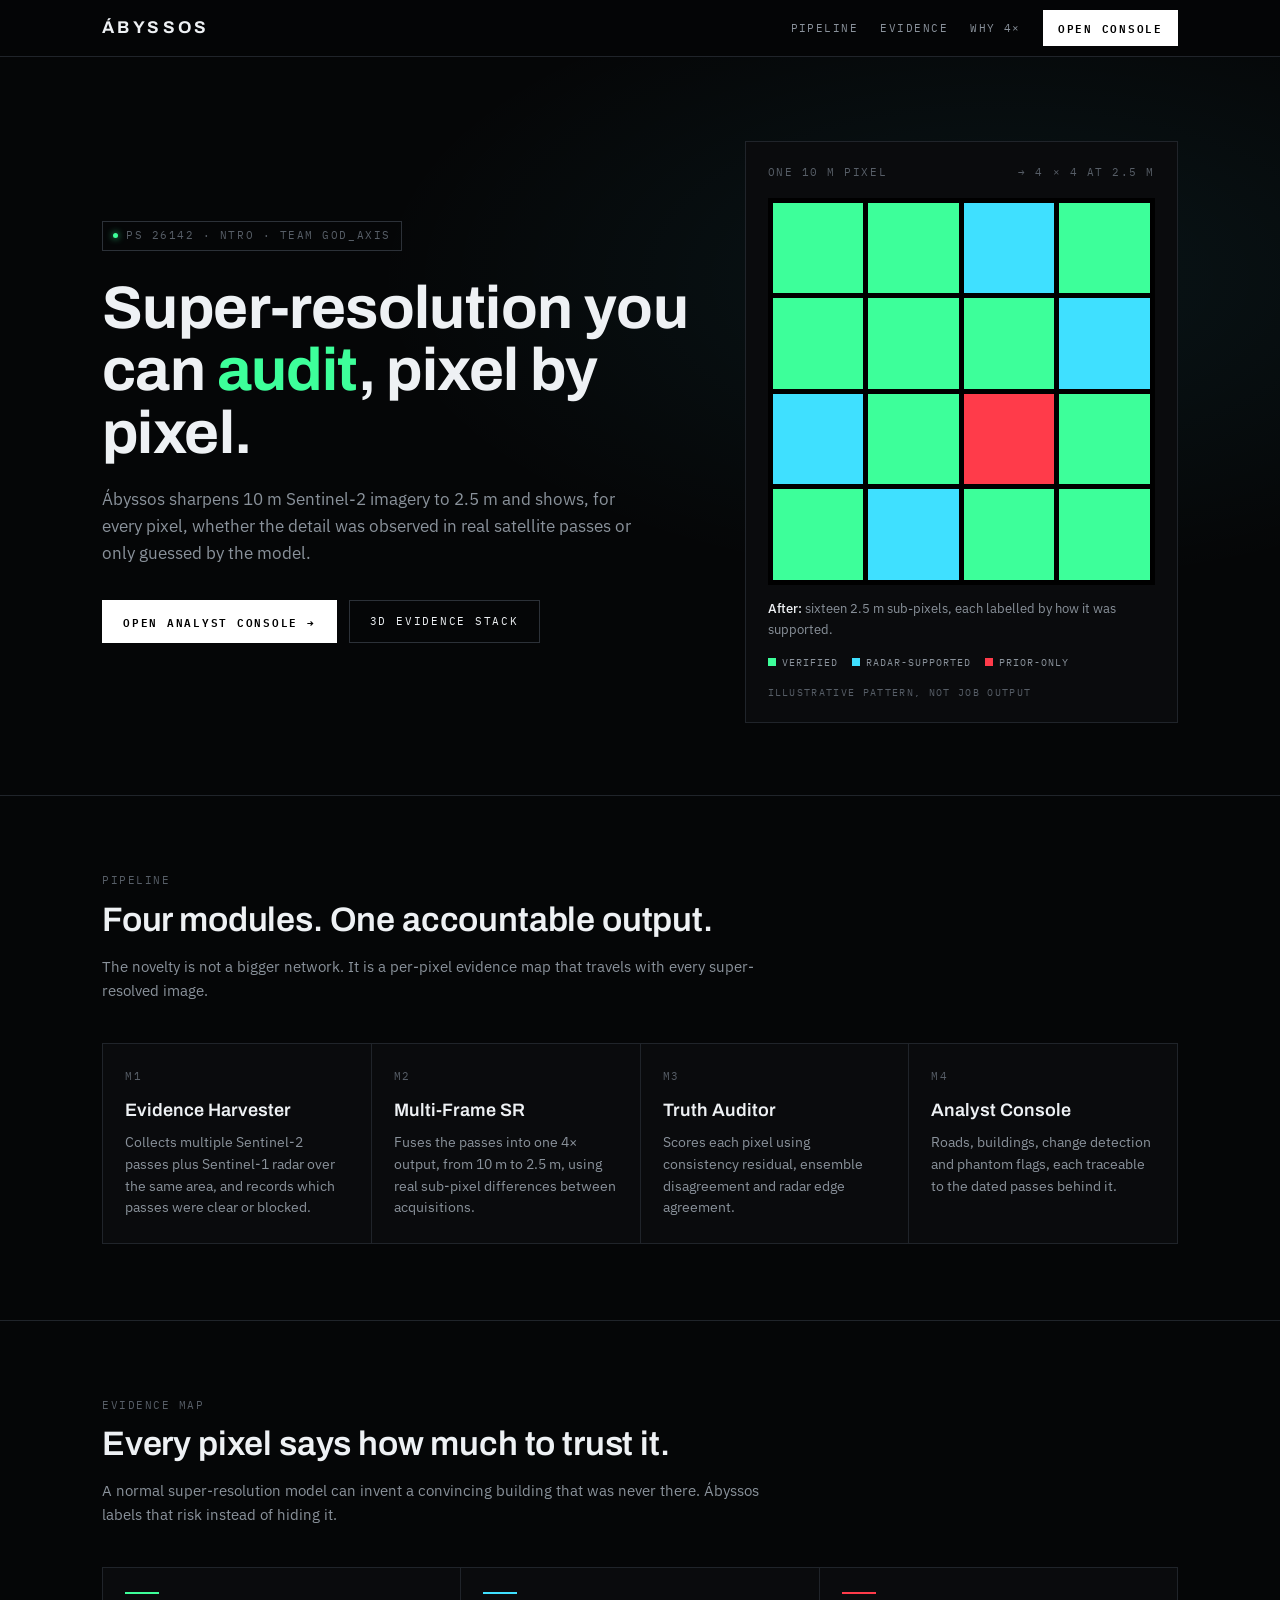
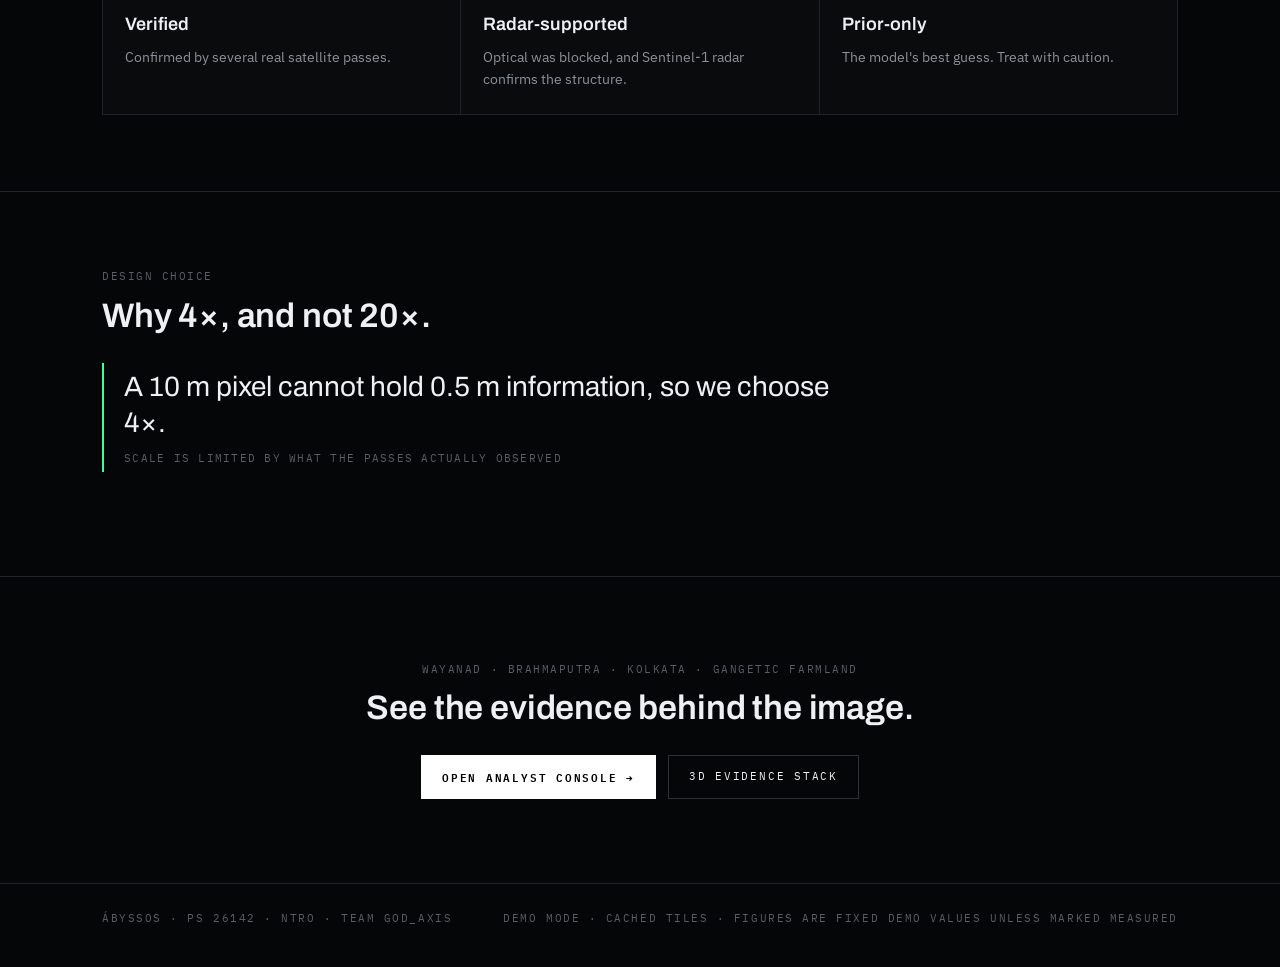
<file: index.html>
<!doctype html>
<html lang="en" data-theme="dark">
<head>
<meta charset="utf-8">
<meta name="viewport" content="width=device-width, initial-scale=1, viewport-fit=cover">
<meta name="description" content="Ábyssos: evidence-grounded super-resolution for 10 m Sentinel-2 imagery. PS 26142 · NTRO · Team God_Axis.">
<title>Ábyssos · Evidence-grounded super-resolution</title>
<link rel="preconnect" href="https://fonts.googleapis.com">
<link rel="preconnect" href="https://fonts.gstatic.com" crossorigin>
<link rel="stylesheet" href="https://fonts.googleapis.com/css2?family=Archivo:wght@500;600;700&family=IBM+Plex+Mono:wght@400;500;600&family=IBM+Plex+Sans:wght@400;500;600&display=swap">
<style>
:root{
  color-scheme:dark;
  --bg:#050607;--panel:#0A0B0D;--panel-2:#101215;--panel-3:#16191D;
  --line:#20242A;--line-2:#2C3138;--text:#EEF1F4;--muted:#8A929B;--dim:#575E67;
  --ev-v:#3DFF9A;--ev-s:#3FE0FF;--ev-p:#FF3B4A;--amber:#FFB020;
  --mono:"IBM Plex Mono",ui-monospace,SFMono-Regular,Menlo,monospace;
  --sans:"IBM Plex Sans",system-ui,-apple-system,"Segoe UI",sans-serif;
  --disp:"Archivo","IBM Plex Sans",system-ui,sans-serif;
  box-sizing:border-box;
  padding-top:env(safe-area-inset-top,0px);padding-bottom:env(safe-area-inset-bottom,0px);
}
*{box-sizing:border-box}
html{scroll-behavior:smooth;scroll-padding-top:70px}
body{margin:0;background:var(--bg);color:var(--text);font-family:var(--sans);font-size:15px;line-height:1.6;-webkit-font-smoothing:antialiased}
a{color:inherit;text-decoration:none}
:focus-visible{outline:1px solid #fff;outline-offset:3px}
.wrap{max-width:1120px;margin:0 auto;padding:0 22px}
.mono{font-family:var(--mono);font-size:11px;letter-spacing:.14em;text-transform:uppercase;color:var(--dim)}

/* nav */
nav{position:sticky;top:0;z-index:10;background:rgba(5,6,7,.88);backdrop-filter:blur(10px);border-bottom:1px solid var(--line)}
nav .wrap{display:flex;align-items:center;gap:22px;height:56px}
.wm{font-family:var(--disp);font-weight:700;font-size:17px;letter-spacing:.2em;text-transform:uppercase}
.sp{flex:1}
nav a.l{font-family:var(--mono);font-size:10.5px;letter-spacing:.14em;text-transform:uppercase;color:var(--muted)}
nav a.l:hover{color:var(--text)}
.btn{display:inline-flex;align-items:center;gap:8px;font-family:var(--mono);font-size:11px;letter-spacing:.16em;text-transform:uppercase;padding:12px 20px;border:1px solid var(--line-2);color:var(--text);transition:background .15s,color .15s,border-color .15s}
.btn:hover{border-color:#fff}
.btn.pri{background:#fff;color:#000;border-color:#fff;font-weight:600}
.btn.pri:hover{background:var(--ev-v);border-color:var(--ev-v)}
nav .btn{padding:8px 14px}

/* hero */
.hero{padding:84px 0 72px;border-bottom:1px solid var(--line);background:radial-gradient(70% 60% at 78% 30%,rgba(63,224,255,.07),transparent 70%)}
.hero .wrap{display:grid;grid-template-columns:1.15fr .85fr;gap:56px;align-items:center}
.tag{display:inline-flex;align-items:center;gap:8px;border:1px solid var(--line-2);padding:5px 10px;margin-bottom:26px}
.tag i{width:5px;height:5px;border-radius:50%;background:var(--ev-v);box-shadow:0 0 7px var(--ev-v)}
h1{font-family:var(--disp);font-weight:700;font-size:clamp(34px,5.4vw,60px);line-height:1.04;letter-spacing:-.01em;margin:0 0 22px}
h1 em{font-style:normal;color:var(--ev-v)}
.lede{color:var(--muted);font-size:17px;max-width:540px;margin:0 0 32px}
.cta{display:flex;flex-wrap:wrap;gap:12px}

/* pixel visual */
.vis{border:1px solid var(--line);background:var(--panel);padding:22px}
.vis .hd{display:flex;justify-content:space-between;margin-bottom:16px}
.px{aspect-ratio:1;display:grid;grid-template-columns:repeat(4,1fr);gap:0;background:#000;padding:0;transition:gap .7s cubic-bezier(.2,.8,.2,1),padding .7s}
.px.split{gap:5px;padding:5px}
.c{background:#3a3f46;transition:background .7s;transition-delay:calc(var(--i)*35ms)}
.px.split .c{background:var(--k)}
.cap{margin-top:14px;font-size:13px;color:var(--muted);min-height:42px}
.cap b{color:var(--text);font-weight:500}
.legend{display:flex;flex-wrap:wrap;gap:14px;margin-top:14px;font-family:var(--mono);font-size:10px;letter-spacing:.1em;text-transform:uppercase;color:var(--muted)}
.legend span::before{content:"";display:inline-block;width:8px;height:8px;margin-right:6px;background:var(--k)}

/* sections */
section{padding:76px 0;border-bottom:1px solid var(--line)}
h2{font-family:var(--disp);font-weight:600;font-size:clamp(24px,3.2vw,34px);line-height:1.15;margin:10px 0 16px;letter-spacing:-.005em}
.sub{color:var(--muted);max-width:660px;margin:0 0 40px}
.grid{display:grid;gap:1px;background:var(--line);border:1px solid var(--line)}
.g4{grid-template-columns:repeat(4,1fr)}
.g3{grid-template-columns:repeat(3,1fr)}
.card{background:var(--panel);padding:24px 22px}
.card:hover{background:var(--panel-2)}
.card .n{font-family:var(--mono);font-size:11px;letter-spacing:.14em;color:var(--dim)}
.card h3{font-family:var(--disp);font-weight:600;font-size:18px;margin:10px 0 8px}
.card p{margin:0;color:var(--muted);font-size:13.5px}
.card .bar{height:2px;width:34px;background:var(--k,#fff);margin-bottom:16px}
.quote{border-left:2px solid var(--ev-v);padding:6px 0 6px 20px;font-family:var(--disp);font-size:clamp(20px,2.6vw,28px);line-height:1.3;max-width:760px}
.quote small{display:block;margin-top:10px;font-family:var(--mono);font-size:10.5px;letter-spacing:.12em;text-transform:uppercase;color:var(--dim)}
.cta-band{text-align:center;padding:84px 0}
.cta-band .cta{justify-content:center}
footer{padding:26px 0 40px}
footer .wrap{display:flex;flex-wrap:wrap;gap:12px 28px;justify-content:space-between}

@media(max-width:900px){
  .hero .wrap{grid-template-columns:1fr;gap:40px}
  .g4{grid-template-columns:repeat(2,1fr)}
  .g3{grid-template-columns:1fr}
  nav a.l{display:none}
}
@media(max-width:520px){.g4{grid-template-columns:1fr}.hero{padding-top:52px}}
@media(prefers-reduced-motion:reduce){*{transition:none!important;scroll-behavior:auto!important}}
</style>
</head>
<body>
<nav>
  <div class="wrap">
    <a class="wm" href="#top">Ábyssos</a>
    <div class="sp"></div>
    <a class="l" href="#pipeline">Pipeline</a>
    <a class="l" href="#evidence">Evidence</a>
    <a class="l" href="#why4x">Why 4×</a>
    <a class="btn pri" href="console.html">Open console</a>
  </div>
</nav>

<header class="hero" id="top">
  <div class="wrap">
    <div>
      <div class="tag mono"><i></i>PS 26142 · NTRO · Team God_Axis</div>
      <h1>Super-resolution you can <em>audit</em>, pixel by pixel.</h1>
      <p class="lede">Ábyssos sharpens 10 m Sentinel-2 imagery to 2.5 m and shows, for every pixel, whether the detail was observed in real satellite passes or only guessed by the model.</p>
      <div class="cta">
        <a class="btn pri" href="console.html">Open analyst console →</a>
        <a class="btn" href="viewer3d.html">3D evidence stack</a>
      </div>
    </div>
    <div class="vis" aria-label="One 10 metre pixel splitting into sixteen 2.5 metre sub-pixels coloured by evidence class">
      <div class="hd mono"><span>One 10 m pixel</span><span>→ 4 × 4 at 2.5 m</span></div>
      <div class="px" id="px"></div>
      <div class="cap" id="cap"></div>
      <div class="legend">
        <span style="--k:var(--ev-v)">Verified</span>
        <span style="--k:var(--ev-s)">Radar-supported</span>
        <span style="--k:var(--ev-p)">Prior-only</span>
      </div>
      <div class="mono" style="margin-top:14px;font-size:9.5px">Illustrative pattern, not job output</div>
    </div>
  </div>
</header>

<section id="pipeline">
  <div class="wrap">
    <div class="mono">Pipeline</div>
    <h2>Four modules. One accountable output.</h2>
    <p class="sub">The novelty is not a bigger network. It is a per-pixel evidence map that travels with every super-resolved image.</p>
    <div class="grid g4">
      <div class="card"><div class="n">M1</div><h3>Evidence Harvester</h3><p>Collects multiple Sentinel-2 passes plus Sentinel-1 radar over the same area, and records which passes were clear or blocked.</p></div>
      <div class="card"><div class="n">M2</div><h3>Multi-Frame SR</h3><p>Fuses the passes into one 4× output, from 10 m to 2.5 m, using real sub-pixel differences between acquisitions.</p></div>
      <div class="card"><div class="n">M3</div><h3>Truth Auditor</h3><p>Scores each pixel using consistency residual, ensemble disagreement and radar edge agreement.</p></div>
      <div class="card"><div class="n">M4</div><h3>Analyst Console</h3><p>Roads, buildings, change detection and phantom flags, each traceable to the dated passes behind it.</p></div>
    </div>
  </div>
</section>

<section id="evidence">
  <div class="wrap">
    <div class="mono">Evidence map</div>
    <h2>Every pixel says how much to trust it.</h2>
    <p class="sub">A normal super-resolution model can invent a convincing building that was never there. Ábyssos labels that risk instead of hiding it.</p>
    <div class="grid g3">
      <div class="card" style="--k:var(--ev-v)"><div class="bar"></div><h3>Verified</h3><p>Confirmed by several real satellite passes.</p></div>
      <div class="card" style="--k:var(--ev-s)"><div class="bar"></div><h3>Radar-supported</h3><p>Optical was blocked, and Sentinel-1 radar confirms the structure.</p></div>
      <div class="card" style="--k:var(--ev-p)"><div class="bar"></div><h3>Prior-only</h3><p>The model's best guess. Treat with caution.</p></div>
    </div>
  </div>
</section>

<section id="why4x">
  <div class="wrap">
    <div class="mono">Design choice</div>
    <h2>Why 4×, and not 20×.</h2>
    <p class="quote">A 10 m pixel cannot hold 0.5 m information, so we choose 4×.
      <small>Scale is limited by what the passes actually observed</small></p>
  </div>
</section>

<section class="cta-band">
  <div class="wrap">
    <div class="mono">Wayanad · Brahmaputra · Kolkata · Gangetic farmland</div>
    <h2>See the evidence behind the image.</h2>
    <div class="cta" style="margin-top:28px">
      <a class="btn pri" href="console.html">Open analyst console →</a>
      <a class="btn" href="viewer3d.html">3D evidence stack</a>
    </div>
  </div>
</section>

<footer>
  <div class="wrap mono">
    <span>Ábyssos · PS 26142 · NTRO · Team God_Axis</span>
    <span>Demo mode · cached tiles · figures are fixed demo values unless marked measured</span>
  </div>
</footer>

<script>
(function(){
  var V='#3DFF9A',S='#3FE0FF',P='#FF3B4A';
  var pattern=[V,V,S,V, V,V,V,S, S,V,P,V, V,S,V,V];
  var px=document.getElementById('px'),cap=document.getElementById('cap');
  pattern.forEach(function(k,i){var d=document.createElement('div');d.className='c';d.style.setProperty('--k',k);d.style.setProperty('--i',i);px.appendChild(d);});
  var A='<b>Before:</b> one 10 m pixel holds a single value. Nothing says what is inside it.';
  var B='<b>After:</b> sixteen 2.5 m sub-pixels, each labelled by how it was supported.';
  var on=false;
  function tick(){on=!on;px.classList.toggle('split',on);cap.innerHTML=on?B:A;}
  cap.innerHTML=A;
  if(window.matchMedia('(prefers-reduced-motion: reduce)').matches){px.classList.add('split');cap.innerHTML=B;return;}
  setTimeout(function(){tick();setInterval(tick,3400);},900);
})();
</script>
</body>
</html>
</file>
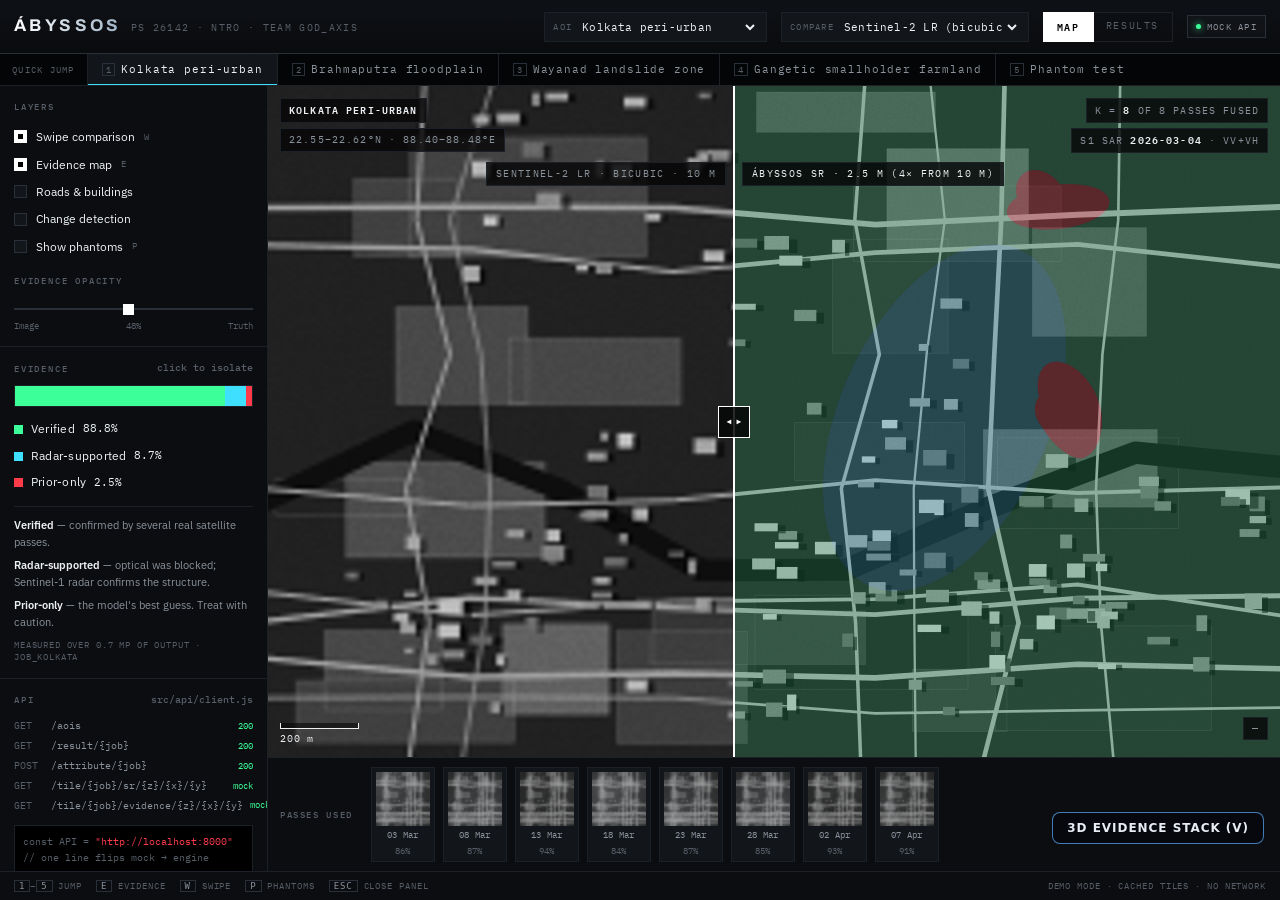
<file: console.html>
<!doctype html>
<html lang="en" data-theme="dark">
<head>
<meta charset="utf-8">
<meta name="viewport" content="width=device-width, initial-scale=1, viewport-fit=cover">
<meta name="description" content="Ábyssos analyst console — evidence-grounded super-resolution for medium-resolution satellite imagery. PS 26142 · NTRO · Team God_Axis.">
<style>
  :root{ color-scheme: dark; padding-top: env(safe-area-inset-top, 0px); padding-bottom: env(safe-area-inset-bottom, 0px); }
  body{ margin:0; font-family: system-ui, -apple-system, "Segoe UI", sans-serif; font-size:14px; background:#050607; }
  img{ max-width:100%; }
  [hidden]{ display:none !important; }
</style>
<title>Ábyssos Console</title>
<link rel="preconnect" href="https://fonts.googleapis.com">
<link rel="preconnect" href="https://fonts.gstatic.com" crossorigin>
<link rel="stylesheet" href="https://fonts.googleapis.com/css2?family=Archivo:wght@500;600;700&family=IBM+Plex+Mono:wght@400;500;600&family=IBM+Plex+Sans:wght@400;500;600&display=swap">
<style>
:root{
  color-scheme: dark;
  --bg:#050607;
  --panel:#0A0B0D;
  --panel-2:#101215;
  --panel-3:#16191D;
  --line:#20242A;
  --line-2:#2C3138;
  --text:#EEF1F4;
  --muted:#8A929B;
  --dim:#575E67;
  --accent:#FFFFFF;
  --ev-v:#3DFF9A;
  --ev-s:#3FE0FF;
  --ev-p:#FF3B4A;
  --amber:#FFB020;
  --violet:#B388FF;
  --mono:"IBM Plex Mono", ui-monospace, SFMono-Regular, Menlo, monospace;
  --sans:"IBM Plex Sans", system-ui, -apple-system, Segoe UI, sans-serif;
  --disp:"Archivo", "IBM Plex Sans", system-ui, sans-serif;
}
*{box-sizing:border-box}
html,body{height:100%}
body{
  margin:0; background:var(--bg); color:var(--text);
  font-family:var(--sans); font-size:13px; line-height:1.45;
  -webkit-font-smoothing:antialiased;
}
button,select,input{font:inherit;color:inherit}
button{background:none;border:0;cursor:pointer}
:focus-visible{outline:1px solid var(--accent);outline-offset:2px}

.app{height:100%;display:flex;flex-direction:column;min-height:0}

/* ── header ───────────────────────────────────── */
.top{
  flex:0 0 auto; display:flex; align-items:center; gap:14px;
  padding:0 14px; padding-top:env(safe-area-inset-top,0px);
  height:calc(54px + env(safe-area-inset-top,0px));
  background:var(--panel); border-bottom:1px solid var(--line);
}
.wm{display:flex;align-items:baseline;gap:9px;min-width:0}
.wm b{
  font-family:var(--disp); font-weight:700; font-size:17px;
  letter-spacing:.20em; text-transform:uppercase; white-space:nowrap;
}
.wm span{
  font-family:var(--mono); font-size:9.5px; letter-spacing:.14em;
  color:var(--dim); text-transform:uppercase; white-space:nowrap;
}
.top .sp{flex:1}
.ctl{
  display:flex;align-items:center;gap:6px;
  background:var(--panel-2); border:1px solid var(--line);
  padding:5px 8px; height:30px;
}
.ctl label{
  font-family:var(--mono);font-size:9px;letter-spacing:.14em;
  color:var(--dim);text-transform:uppercase;
}
.ctl select{
  background:none;border:0;font-family:var(--mono);font-size:11px;
  letter-spacing:.02em;padding:0;cursor:pointer;max-width:180px;
}
.tabs{display:flex;border:1px solid var(--line);height:30px}
.tabs button{
  font-family:var(--mono);font-size:10px;letter-spacing:.16em;
  text-transform:uppercase;padding:0 13px;color:var(--dim);
}
.tabs button[aria-selected="true"]{background:var(--accent);color:#000;font-weight:600}
.pill{
  font-family:var(--mono);font-size:9px;letter-spacing:.14em;text-transform:uppercase;
  border:1px solid var(--line-2);padding:4px 8px;color:var(--muted);
  display:flex;align-items:center;gap:6px;white-space:nowrap;
}
.dot{width:5px;height:5px;border-radius:50%;background:var(--ev-v);box-shadow:0 0 7px var(--ev-v)}

/* ── quick jump ───────────────────────────────── */
.jump{
  flex:0 0 auto;display:flex;align-items:center;gap:0;
  background:var(--bg);border-bottom:1px solid var(--line);
  overflow-x:auto;scrollbar-width:none;
}
.jump::-webkit-scrollbar{display:none}
.jump b{
  font-family:var(--mono);font-size:9px;letter-spacing:.14em;color:var(--dim);
  text-transform:uppercase;padding:0 12px;white-space:nowrap;font-weight:400;
}
.jump button{
  font-family:var(--mono);font-size:10.5px;letter-spacing:.08em;
  padding:8px 14px;color:var(--muted);border-left:1px solid var(--line);
  white-space:nowrap;position:relative;
}
.jump button kbd{
  font-family:var(--mono);font-size:8.5px;color:var(--dim);
  border:1px solid var(--line-2);padding:0 3px;margin-right:6px;
}
.jump button[aria-current="true"]{color:var(--text);background:var(--panel-2)}
.jump button[aria-current="true"]::after{
  content:"";position:absolute;left:0;right:0;bottom:-1px;height:1px;background:var(--accent);
}

/* ── body ─────────────────────────────────────── */
.body{flex:1 1 auto;display:flex;min-height:0}
.side{
  flex:0 0 268px;background:var(--panel);border-right:1px solid var(--line);
  overflow-y:auto;display:flex;flex-direction:column;
}
.blk{padding:14px;border-bottom:1px solid var(--line)}
.blk h3{
  margin:0 0 10px;font-family:var(--mono);font-size:9px;font-weight:500;
  letter-spacing:.20em;text-transform:uppercase;color:var(--dim);
  display:flex;justify-content:space-between;align-items:center;
}

/* layers */
.layer{display:flex;align-items:center;gap:9px;padding:5px 0;cursor:pointer;font-size:12px}
.layer:hover{color:#fff}
.box{
  width:13px;height:13px;flex:0 0 auto;border:1px solid var(--line-2);
  display:grid;place-items:center;background:var(--panel-2);
}
.box.rnd{border-radius:50%}
.layer[aria-pressed="true"] .box{background:var(--accent);border-color:var(--accent)}
.layer[aria-pressed="true"] .box::after{
  content:"";width:5px;height:5px;background:#000;
}
.layer .k{margin-left:auto;font-family:var(--mono);font-size:8.5px;color:var(--dim)}

/* evidence bar */
.evbar{display:flex;height:22px;width:100%;border:1px solid var(--line);margin-bottom:9px;overflow:hidden}
.evbar button{height:100%;position:relative;transition:filter .12s}
.evbar button:hover{filter:brightness(1.35)}
.evbar button[aria-pressed="true"]{box-shadow:inset 0 0 0 1px #000, inset 0 0 0 2px currentColor}
.evrow{display:flex;align-items:center;gap:8px;padding:5px 0;font-size:11.5px;cursor:pointer}
.sw{width:9px;height:9px;flex:0 0 auto}
.evrow .pc{margin-left:auto;font-family:var(--mono);font-size:11px;font-variant-numeric:tabular-nums}
.evrow[aria-pressed="true"]{color:#fff}
.evrow .nm{letter-spacing:.02em}
.defs{margin:10px 0 0;padding:10px 0 0;border-top:1px solid var(--line);font-size:11px;color:var(--muted)}
.defs p{margin:0 0 7px;line-height:1.5}
.defs p:last-child{margin:0}
.defs b{color:var(--text);font-weight:600}
.measured{
  font-family:var(--mono);font-size:8.5px;letter-spacing:.1em;color:var(--dim);
  text-transform:uppercase;margin-top:9px;
}

/* opacity */
input[type=range]{
  -webkit-appearance:none;appearance:none;width:100%;height:2px;background:var(--line-2);
  margin:9px 0;cursor:pointer;
}
input[type=range]::-webkit-slider-thumb{
  -webkit-appearance:none;width:11px;height:11px;background:var(--accent);border-radius:0;
}
input[type=range]::-moz-range-thumb{width:11px;height:11px;background:var(--accent);border:0;border-radius:0}

/* api block */
.api{margin-top:auto}
.ep{display:flex;align-items:center;gap:7px;font-family:var(--mono);font-size:9.5px;color:var(--muted);padding:3px 0}
.ep i{font-style:normal;color:var(--dim);width:30px;flex:0 0 auto}
.ep u{margin-left:auto;text-decoration:none;color:var(--ev-v);font-size:8.5px}
.flip{
  margin-top:10px;background:#000;border:1px solid var(--line);padding:8px;
  font-family:var(--mono);font-size:9.5px;color:var(--muted);line-height:1.6;
  overflow-x:auto;white-space:pre;
}
.flip em{color:var(--ev-p);font-style:normal}
.flip s{color:var(--dim);text-decoration:none}

/* ── stage ────────────────────────────────────── */
.stage{flex:1 1 auto;display:flex;flex-direction:column;min-width:0;min-height:0;position:relative}
.mapwrap{flex:1 1 auto;position:relative;min-height:0;background:#000;overflow:hidden;cursor:crosshair}
#map{display:block;width:100%;height:100%}

.ov{position:absolute;pointer-events:none;font-family:var(--mono)}
.ov.tl{top:12px;left:12px}
.ov.tr{top:12px;right:12px;text-align:right}
.ov.bl{bottom:12px;left:12px}
.ov.br{bottom:12px;right:12px;text-align:right}
.tag{
  display:inline-block;background:rgba(5,6,7,.8);border:1px solid var(--line);
  padding:4px 8px;font-size:9.5px;letter-spacing:.12em;text-transform:uppercase;
  color:var(--muted);margin-bottom:5px;
}
.tag strong{color:var(--text);font-weight:600}
.scalebar{display:flex;flex-direction:column;align-items:flex-start;gap:3px}
.scaleline{height:6px;border:1px solid var(--text);border-top:0;background:rgba(5,6,7,.6)}
.scaletxt{font-size:9.5px;color:var(--text);letter-spacing:.08em}
.methodlbl{
  position:absolute;top:76px;font-size:9.5px;letter-spacing:.14em;text-transform:uppercase;
  background:rgba(5,6,7,.82);border:1px solid var(--line);padding:4px 9px;color:var(--muted);
  pointer-events:none;font-family:var(--mono);
}
#lblL{left:12px;transform:translateX(-100%)}
#lblR{left:12px;color:var(--text)}

#swipe{
  position:absolute;top:0;bottom:0;width:2px;background:var(--accent);
  transform:translateX(-1px);cursor:ew-resize;touch-action:none;
}
#swipe::before{
  content:"";position:absolute;top:50%;left:50%;transform:translate(-50%,-50%);
  width:30px;height:30px;border:1px solid var(--accent);background:rgba(5,6,7,.85);
}
#swipe::after{
  content:"◀  ▶";position:absolute;top:50%;left:50%;transform:translate(-50%,-50%);
  font-family:var(--mono);font-size:8px;letter-spacing:.02em;color:var(--accent);white-space:nowrap;
}

/* frame strip */
.frames{
  flex:0 0 auto;background:var(--panel);border-top:1px solid var(--line);
  padding:9px 12px;display:flex;align-items:center;gap:8px;overflow-x:auto;scrollbar-width:thin;
}
.frames>h3{
  margin:0 10px 0 0;font-family:var(--mono);font-size:9px;font-weight:500;letter-spacing:.18em;
  text-transform:uppercase;color:var(--dim);white-space:nowrap;
}
.fr{
  flex:0 0 auto;border:1px solid var(--line);background:var(--panel-2);
  padding:4px;display:flex;flex-direction:column;gap:3px;align-items:center;min-width:64px;
}
.fr canvas{display:block;width:54px;height:54px;background:#000}
.fr .d{font-family:var(--mono);font-size:8.5px;letter-spacing:.04em;color:var(--muted)}
.fr .c{font-family:var(--mono);font-size:8.5px;color:var(--dim);font-variant-numeric:tabular-nums}
.fr.off{opacity:.42}
.fr.off .c{color:var(--ev-p)}
.fr[aria-pressed="true"]{border-color:var(--accent)}

/* attribution */
.attr{
  position:absolute;left:0;right:0;bottom:0;background:var(--panel);
  border-top:1px solid var(--line-2);transform:translateY(101%);
  transition:transform .18s cubic-bezier(.2,.7,.3,1);z-index:6;max-height:74%;overflow-y:auto;
}
.attr.open{transform:translateY(0)}
.attr-h{
  display:flex;align-items:center;gap:11px;padding:11px 14px;border-bottom:1px solid var(--line);
  flex-wrap:wrap;
}
.attr-h .t{font-family:var(--mono);font-size:12px;letter-spacing:.05em}
.attr-h .t b{font-weight:600;text-transform:uppercase;letter-spacing:.12em}
.badge{
  font-family:var(--mono);font-size:9px;letter-spacing:.14em;text-transform:uppercase;
  padding:3px 8px;color:#000;font-weight:600;
}
.attr-h .x{margin-left:auto;color:var(--muted);font-size:16px;line-height:1;padding:2px 6px}
.attr-b{padding:13px 14px;display:flex;gap:26px;flex-wrap:wrap}
.stat .l{font-family:var(--mono);font-size:8.5px;letter-spacing:.16em;text-transform:uppercase;color:var(--dim)}
.stat .v{font-family:var(--mono);font-size:19px;font-variant-numeric:tabular-nums;margin-top:2px}
.thumbs{display:flex;gap:6px;flex-wrap:wrap;padding:0 14px 6px}
.th{border:1px solid var(--line);background:var(--panel-2);padding:3px;cursor:pointer}
.th canvas{display:block;width:58px;height:58px;background:#000}
.th .d{font-family:var(--mono);font-size:8.5px;color:var(--muted);text-align:center;margin-top:3px}
.th:hover{border-color:var(--accent)}
.miss{padding:0 14px 14px;font-size:11.5px;color:var(--muted);font-family:var(--mono)}
.miss span{color:var(--ev-p)}
.warn{
  margin:0 14px 14px;padding:10px 12px;border:1px solid var(--ev-p);
  background:rgba(255,59,74,.07);font-size:12px;color:#FFD5D8;
}
.warn b{color:var(--ev-p)}

/* ── results ──────────────────────────────────── */
.results{flex:1 1 auto;overflow-y:auto;padding:22px;background:var(--bg)}
.results-in{max-width:1020px;margin:0 auto;display:flex;flex-direction:column;gap:26px}
.results h2{
  font-family:var(--disp);font-size:13px;font-weight:600;letter-spacing:.18em;
  text-transform:uppercase;margin:0 0 4px;
}
.results .sub{font-size:12px;color:var(--muted);margin:0 0 13px;max-width:62ch}
table{border-collapse:collapse;width:100%;font-family:var(--mono);font-size:11px}
th,td{
  text-align:right;padding:7px 9px;border-bottom:1px solid var(--line);
  font-variant-numeric:tabular-nums;white-space:nowrap;
}
th:first-child,td:first-child{text-align:left}
thead th{
  font-size:8.5px;letter-spacing:.14em;text-transform:uppercase;color:var(--dim);font-weight:500;
  border-bottom:1px solid var(--line-2);
}
tbody tr.us td{background:var(--panel-2);color:var(--text)}
tbody tr.us td:first-child{font-weight:600}
td.n{color:var(--dim)}
.best{color:var(--ev-v)}
.tw{overflow-x:auto;border:1px solid var(--line);background:var(--panel)}
.charts{display:grid;grid-template-columns:repeat(auto-fit,minmax(320px,1fr));gap:18px}
.card{border:1px solid var(--line);background:var(--panel);padding:16px}
.card h4{
  margin:0 0 3px;font-family:var(--mono);font-size:10px;letter-spacing:.14em;
  text-transform:uppercase;font-weight:500;
}
.card p{margin:0 0 12px;font-size:11.5px;color:var(--muted)}
.card svg{width:100%;height:auto;display:block}

.foot{
  flex:0 0 auto;display:flex;align-items:center;gap:14px;flex-wrap:wrap;
  padding:7px 14px;padding-bottom:calc(7px + env(safe-area-inset-bottom,0px));
  border-top:1px solid var(--line);background:var(--panel);
  font-family:var(--mono);font-size:9px;letter-spacing:.1em;color:var(--dim);text-transform:uppercase;
}
.foot kbd{border:1px solid var(--line-2);padding:0 4px;color:var(--muted)}

@media (max-width:900px){
  .app{height:auto;min-height:100%}
  .body{flex-direction:column}
  .side{flex:0 0 auto;width:100%;border-right:0;border-bottom:1px solid var(--line);order:2}
  .stage{order:1}
  .mapwrap{height:min(62vh,440px);flex:0 0 auto}
  .top{flex-wrap:wrap;height:auto;padding-bottom:9px;gap:9px}
  .top .sp{display:none}
  .wm{width:100%}
}
@media (prefers-reduced-motion:reduce){
  *{transition:none!important;animation:none!important}
}
</style>

<link rel="stylesheet" href="console-theme.css">
</head>
<body>
<div class="app">
  <header class="top">
    <div class="wm"><b>Ábyssos</b><span>PS 26142 · NTRO · Team God_Axis</span></div>
    <div class="sp"></div>
    <div class="ctl"><label for="aoi">AOI</label><select id="aoi"></select></div>
    <div class="ctl"><label for="cmp">Compare</label><select id="cmp">
      <option value="lr">Sentinel-2 LR (bicubic)</option>
      <option value="esrgan">Real-ESRGAN</option>
      <option value="swinir">SwinIR</option>
      <option value="prev">Ábyssos SR · Mar window</option>
    </select></div>
    <div class="tabs" role="tablist">
      <button id="tabMap" role="tab" aria-selected="true">Map</button>
      <button id="tabRes" role="tab" aria-selected="false">Results</button>
    </div>
    <div class="pill" id="apiPill"><span class="dot"></span>Mock API</div>
  </header>

  <nav class="jump" id="jump"><b>Quick jump</b></nav>

  <div class="body">
    <aside class="side">
      <div class="blk">
        <h3>Layers</h3>
        <div id="layers"></div>
        <h3 style="margin-top:14px">Evidence opacity</h3>
        <input type="range" id="op" min="0" max="100" value="48" aria-label="Evidence overlay opacity">
        <div style="display:flex;justify-content:space-between;font-family:var(--mono);font-size:9px;color:var(--dim)">
          <span>Image</span><span id="opv">48%</span><span>Truth</span>
        </div>
      </div>

      <div class="blk">
        <h3>Evidence <span id="evClick" style="color:var(--dim);text-transform:none;letter-spacing:0;font-size:9.5px">click to isolate</span></h3>
        <div class="evbar" id="evbar">
          <button data-c="V" style="color:var(--ev-v);background:var(--ev-v)" title="Verified"></button>
          <button data-c="S" style="color:var(--ev-s);background:var(--ev-s)" title="Radar-supported"></button>
          <button data-c="P" style="color:var(--ev-p);background:var(--ev-p)" title="Prior-only"></button>
        </div>
        <button class="evrow" data-c="V" aria-pressed="false"><i class="sw" style="background:var(--ev-v)"></i><span class="nm">Verified</span><span class="pc" id="pcV">—</span></button>
        <button class="evrow" data-c="S" aria-pressed="false"><i class="sw" style="background:var(--ev-s)"></i><span class="nm">Radar-supported</span><span class="pc" id="pcS">—</span></button>
        <button class="evrow" data-c="P" aria-pressed="false"><i class="sw" style="background:var(--ev-p)"></i><span class="nm">Prior-only</span><span class="pc" id="pcP">—</span></button>
        <div class="defs">
          <p><b>Verified</b> — confirmed by several real satellite passes.</p>
          <p><b>Radar-supported</b> — optical was blocked; Sentinel-1 radar confirms the structure.</p>
          <p><b>Prior-only</b> — the model's best guess. Treat with caution.</p>
        </div>
        <div class="measured" id="measured">Measured from the rendered map</div>
      </div>

      <div class="blk api">
        <h3>API <span style="color:var(--dim);text-transform:none;letter-spacing:0;font-size:9.5px">src/api/client.js</span></h3>
        <div class="ep"><i>GET</i>/aois<u>200</u></div>
        <div class="ep"><i>GET</i>/result/{job}<u>200</u></div>
        <div class="ep"><i>POST</i>/attribute/{job}<u>200</u></div>
        <div class="ep"><i>GET</i>/tile/{job}/sr/{z}/{x}/{y}<u>mock</u></div>
        <div class="ep"><i>GET</i>/tile/{job}/evidence/{z}/{x}/{y}<u>mock</u></div>
        <div class="flip"><s>const API =</s> <em>"http://localhost:8000"</em>
<s>// one line flips mock → engine</s></div>
      </div>
    </aside>

    <main class="stage" id="stageMap">
      <div class="mapwrap" id="mapwrap">
        <canvas id="map"></canvas>
        <div class="methodlbl" id="lblL">Sentinel-2 LR · 10 m</div>
        <div class="methodlbl" id="lblR">Ábyssos SR · 2.5 m (4× from 10 m)</div>
        <div id="swipe"></div>
        <div class="ov tl" id="ovAoi"></div>
        <div class="ov tr" id="ovState"></div>
        <div class="ov bl">
          <div class="scalebar">
            <div class="scaleline" id="sbline" style="width:120px"></div>
            <div class="scaletxt" id="sbtxt">500 m</div>
          </div>
        </div>
        <div class="ov br"><div class="tag" id="ovCur">—</div></div>

        <section class="attr" id="attr" aria-live="polite">
          <div class="attr-h">
            <div class="t" id="atTitle"><b>Building</b> at 22.583°N, 88.441°E</div>
            <span class="badge" id="atBadge">Verified</span>
            <button class="x" id="atClose" aria-label="Close attribution">×</button>
          </div>
          <div class="attr-b">
            <div class="stat"><div class="l">Supporting passes</div><div class="v" id="atFrames">6 / 8</div></div>
            <div class="stat"><div class="l">Radar agreement</div><div class="v" id="atSar">0.82</div></div>
            <div class="stat"><div class="l">Consistency residual</div><div class="v" id="atRes">0.031</div></div>
            <div class="stat"><div class="l">Ensemble spread</div><div class="v" id="atSpread">0.09</div></div>
          </div>
          <div class="thumbs" id="atThumbs"></div>
          <div class="miss" id="atMiss"></div>
          <div class="warn" id="atWarn" hidden><b>No observation supports this feature.</b> The model generated it. Do not act on it alone.</div>
        </section>
      </div>

      <div class="frames" id="frames"><h3>Passes used</h3></div>
    </main>

    <main class="results" id="stageRes" hidden>
      <div class="results-in">
        <section>
          <h2>Benchmark · WorldStrat + Indian AOIs</h2>
          <p class="sub">Rendered from the eval harness JSON. Unmeasured cells render as <span style="font-family:var(--mono);color:var(--dim)">—</span>, never as a placeholder number.</p>
          <div class="tw"><table id="tblMain"></table></div>
        </section>
        <div class="charts">
          <div class="card">
            <h4>K-sweep · the thesis</h4>
            <p>Road IoU against the number of real passes fused. More observed evidence, better result.</p>
            <div id="chartK"></div>
          </div>
          <div class="card">
            <h4>Auditor reliability</h4>
            <p>ROC of the auditor score against true per-pixel error. AUROC 0.91.</p>
            <div id="chartR"></div>
          </div>
        </div>
        <section>
          <h2>Ablation</h2>
          <p class="sub">Each component removed from the full system, everything else held fixed.</p>
          <div class="tw"><table id="tblAbl"></table></div>
        </section>
      </div>
    </main>
  </div>

  <footer class="foot">
    <span><kbd>1</kbd>–<kbd>5</kbd> jump</span>
    <span><kbd>E</kbd> evidence</span>
    <span><kbd>W</kbd> swipe</span>
    <span><kbd>P</kbd> phantoms</span>
    <span><kbd>Esc</kbd> close panel</span>
    <span style="margin-left:auto" id="footState">Demo mode · cached tiles · no network</span>
  </footer>
</div>

<script>
"use strict";

/* ═══ 1. DATA — every fetch would live here (src/api/client.js) ═══ */

const AOIS = [
  {id:"kolkata", key:"1", name:"Kolkata peri-urban",          bbox:[88.40,22.55,88.48,22.62], seed:41, cloud:0.10, kind:"urban"},
  {id:"assam",   key:"2", name:"Brahmaputra floodplain",      bbox:[91.60,26.10,91.70,26.20], seed:77, cloud:0.58, kind:"flood"},
  {id:"wayanad", key:"3", name:"Wayanad landslide zone",      bbox:[76.05,11.60,76.15,11.70], seed:13, cloud:0.32, kind:"hill"},
  {id:"farm",    key:"4", name:"Gangetic smallholder farmland",bbox:[81.20,25.80,81.30,25.90],seed:5,  cloud:0.14, kind:"farm"},
  {id:"phantom", key:"5", name:"Phantom test · confirmed empty",bbox:[81.35,25.60,81.45,25.70],seed:99,cloud:0.05, kind:"bare"}
];

const MOCK = {
  aois: () => AOIS.map(a => ({id:a.id, name:a.name, bbox:a.bbox})),
  result: (id) => {
    const a = AOIS.find(x => x.id === id), r = rng(a.seed * 7);
    const frames = Array.from({length:8}, (_,i) => {
      const clear = Math.max(0.04, Math.min(0.99, 1 - a.cloud * (0.4 + 1.5 * r())));
      const d = new Date(Date.UTC(2026, 2, 3 + 5*i));
      return {k:i, date:d.toISOString().slice(0,10),
              clear_fraction:+clear.toFixed(2), used:clear > 0.35};
    });
    return {job_id:`job_${id}`, frames, sar:{date:"2026-03-04", available:true, pol:["VV","VH"]}};
  },
  // attribute() is computed from the rendered evidence masks — see attribute()
};

const RESULTS = {
  cols:["Road IoU","Bldg F1","Phantom /km²","Auditor AUROC","SAM°","cPSNR"],
  rows:[
    {m:"Bicubic ×4",        v:[0.31, 0.29, 0.0,  null, 0.9,  24.1]},
    {m:"Real-ESRGAN",       v:[0.44, 0.51, 7.4,  null, 4.8,  23.3]},
    {m:"SwinIR",            v:[0.47, 0.54, 2.9,  null, 2.6,  25.7]},
    {m:"SR3 (diffusion)",   v:[0.46, 0.55, 6.1,  null, 5.2,  null]},
    {m:"HighRes-net (MFSR)",v:[0.52, 0.57, 0.8,  null, 1.4,  26.9]},
    {m:"Ábyssos",           v:[0.61, 0.66, 0.3,  0.91, 1.1,  27.8], us:true}
  ],
  best:[0.61, 0.66, 0.0, 0.91, 0.9, 27.8],
  lowerBetter:[false,false,true,false,true,false],
  abl:{
    cols:["Road IoU","Phantom /km²","AUROC"],
    rows:[
      {m:"Full system",              v:[0.61, 0.3, 0.91]},
      {m:"− SAR branch",             v:[0.56, 0.5, 0.88]},
      {m:"− multi-frame (K=1)",      v:[0.46, 2.6, 0.79]},
      {m:"− consistency residual",   v:[0.60, 1.9, 0.71]},
      {m:"− ensemble disagreement",  v:[0.61, 0.9, 0.83]},
      {m:"− calibration sweep",      v:[0.61, 0.4, null]}
    ]
  },
  ksweep:[[1,0.46],[2,0.51],[3,0.545],[4,0.572],[5,0.589],[6,0.599],[7,0.606],[8,0.61]],
  roc:[[0,0],[0.03,0.30],[0.07,0.48],[0.12,0.63],[0.20,0.76],[0.32,0.86],[0.48,0.93],[0.68,0.97],[1,1]]
};

/* ═══ 2. SCENE SYNTHESIS (stands in for tiles from /tile/...) ═══ */

function rng(s){ let a = s >>> 0; return () => { a |= 0; a = a + 0x6D2B79F5 | 0;
  let t = Math.imul(a ^ a >>> 15, 1 | a); t = t + Math.imul(t ^ t >>> 7, 61 | t) ^ t;
  return ((t ^ t >>> 14) >>> 0) / 4294967296; }; }

function makeScene(aoi){
  const r = rng(aoi.seed), S = {roads:[],builds:[],fields:[],water:[],phantoms:[],
    prior:[], cloud:null, changes:[], scars:[]};
  const pick = () => { const u = r(); return u < 0.80 ? "V" : u < 0.93 ? "S" : "P"; };

  // cloud / radar region
  S.cloud = {cx:0.26 + 0.48*r(), cy:0.24 + 0.5*r(),
             rx:0.12 + 0.62*aoi.cloud, ry:0.10 + 0.56*aoi.cloud, rot:r()*3.14};
  const inCloud = (x,y) => { if (!S.cloud) return false; const c = S.cloud;
    const dx = (x-c.cx)/c.rx, dy = (y-c.cy)/c.ry; return dx*dx + dy*dy < 1; };

  // prior-only blobs
  const nP = aoi.kind === "bare" ? 2 : 3 + Math.floor(r()*3);
  for (let i = 0; i < nP; i++){
    const cx = 0.08 + 0.84*r(), cy = 0.08 + 0.84*r(), lobes = 2 + Math.floor(r()*3);
    for (let j = 0; j < lobes; j++)
      S.prior.push({cx:cx + (r()-0.5)*0.06, cy:cy + (r()-0.5)*0.05,
                    rx:0.018 + 0.036*r(), ry:0.015 + 0.030*r(), rot:r()*3.14});
  }

  // fields / ground texture
  const nF = aoi.kind === "farm" ? 46 : aoi.kind === "bare" ? 14 : 22;
  for (let i = 0; i < nF; i++){
    const w = 0.07 + 0.17*r(), h = 0.05 + 0.13*r();
    S.fields.push({x:r()*(1-w), y:r()*(1-h), w, h, t:0.10 + 0.30*r(), a:(r()-0.5)*0.22});
  }

  // water
  if (aoi.kind === "flood" || aoi.kind === "urban"){
    const wide = aoi.kind === "flood";
    const pts = [], n = 7, base = 0.30 + 0.4*r();
    for (let i = 0; i <= n; i++) pts.push([i/n, base + Math.sin(i*1.25 + aoi.seed)*0.11 + (r()-0.5)*0.04]);
    S.water.push({pts, w:wide ? 0.115 : 0.022});
  }
  if (aoi.kind === "hill"){
    for (let i = 0; i < 3; i++){
      const pts = [], n = 6, base = 0.2 + 0.25*i;
      for (let j = 0; j <= n; j++) pts.push([j/n, base + Math.sin(j*1.9 + i)*0.05]);
      S.scars.push({pts, w:0.018 + 0.03*r()});
    }
  }

  // roads
  const nR = aoi.kind === "bare" ? 0 : aoi.kind === "urban" ? 13 : aoi.kind === "farm" ? 8 : 6;
  for (let i = 0; i < nR; i++){
    const horiz = r() < 0.5, off = 0.06 + 0.88*r(), pts = [], n = 5;
    for (let j = 0; j <= n; j++){
      const t = j/n, wob = (r()-0.5)*0.05;
      pts.push(horiz ? [t, off + wob] : [off + wob, t]);
    }
    const mid = pts[3];
    S.roads.push({pts, w:0.0022 + 0.0045*r(), ev: inCloud(mid[0],mid[1]) ? "S" : pick()});
  }

  // buildings
  const nB = aoi.kind === "urban" ? 150 : aoi.kind === "flood" ? 42 : aoi.kind === "farm" ? 30 : 0;
  const cl = Array.from({length:Math.max(1,Math.round(nB/22))}, () => [0.1 + 0.8*r(), 0.1 + 0.8*r()]);
  for (let i = 0; i < nB; i++){
    const c = cl[Math.floor(r()*cl.length)];
    const x = Math.min(0.97, Math.max(0.01, c[0] + (r()-0.5)*0.30));
    const y = Math.min(0.97, Math.max(0.01, c[1] + (r()-0.5)*0.30));
    S.builds.push({x, y, w:0.008 + 0.017*r(), h:0.008 + 0.016*r(), t:0.34 + 0.42*r(),
      ev: inCloud(x,y) ? "S" : pick()});
  }

  // GAN phantoms (what Real-ESRGAN invents; Ábyssos flags or omits them)
  const nPh = aoi.kind === "bare" ? 4 : 2;
  for (let i = 0; i < nPh; i++){
    const horiz = r() < 0.5, off = 0.15 + 0.7*r(), pts = [], n = 4;
    for (let j = 0; j <= n; j++){ const t = 0.12 + 0.76*(j/n);
      pts.push(horiz ? [t, off + (r()-0.5)*0.03] : [off + (r()-0.5)*0.03, t]); }
    S.phantoms.push({pts, w:0.003 + 0.003*r()});
    const m = pts[2]; S.prior.push({cx:m[0], cy:m[1], rr:0.05 + 0.03*r()});
  }

  // change detection polygons
  const nC = aoi.kind === "bare" ? 1 : 5;
  for (let i = 0; i < nC; i++){
    const u = r();
    S.changes.push({x:0.08 + 0.8*r(), y:0.08 + 0.8*r(), w:0.03 + 0.06*r(), h:0.03 + 0.05*r(),
      t: u < 0.5 ? "new" : u < 0.78 ? "gone" : "unrel"});
  }
  return S;
}

/* ═══ 3. RASTER RENDERING ═══ */

let noisePat = null;
function noise(){
  if (noisePat) return noisePat;
  const c = document.createElement("canvas"); c.width = c.height = 128;
  const x = c.getContext("2d"), d = x.createImageData(128,128);
  for (let i = 0; i < d.data.length; i += 4){
    const v = 118 + (Math.random()-0.5)*80;
    d.data[i] = d.data[i+1] = d.data[i+2] = v; d.data[i+3] = 255;
  }
  x.putImageData(d,0,0); noisePat = c; return c;
}

const g = (v) => { const n = Math.round(Math.max(0, Math.min(255, v*255)));
  return `rgb(${n},${n},${n})`; };

function poly(ctx, pts, W, H, w){
  ctx.beginPath();
  pts.forEach((p,i) => i ? ctx.lineTo(p[0]*W, p[1]*H) : ctx.moveTo(p[0]*W, p[1]*H));
  ctx.lineWidth = Math.max(0.6, w*W); ctx.lineCap = "round"; ctx.lineJoin = "round"; ctx.stroke();
}

/* mode: lr | sr | esrgan | swinir | prev ; opt.frame → per-pass jitter + cloud veil */
function drawScene(ctx, W, H, S, mode, opt){
  opt = opt || {};
  const soft = mode === "swinir", fake = mode === "esrgan";
  ctx.save();
  if (opt.frame != null){
    const r = rng(opt.frame * 991 + 3);
    ctx.translate((r()-0.5)*W*0.006, (r()-0.5)*H*0.006);
  }
  ctx.fillStyle = g(0.13); ctx.fillRect(-W,-H,W*3,H*3);

  // ground texture
  S.fields.forEach(f => { ctx.fillStyle = g(f.t + (soft ? 0.03 : 0));
    ctx.fillRect(f.x*W, f.y*H, f.w*W, f.h*H); });
  if (!soft){
    ctx.strokeStyle = "rgba(255,255,255,.10)"; ctx.lineWidth = 0.7;
    S.fields.forEach(f => ctx.strokeRect(f.x*W, f.y*H, f.w*W, f.h*H));
  }

  ctx.strokeStyle = g(0.055); S.water.forEach(w => poly(ctx, w.pts, W, H, w.w));
  ctx.strokeStyle = g(0.26);  S.scars.forEach(w => poly(ctx, w.pts, W, H, w.w));

  ctx.strokeStyle = g(fake ? 0.80 : 0.62);
  S.roads.forEach(rd => poly(ctx, rd.pts, W, H, rd.w));

  S.builds.forEach(b => {
    ctx.fillStyle = g(b.t + (fake ? 0.16 : 0));
    ctx.fillRect(b.x*W, b.y*H, b.w*W, b.h*H);
    if (!soft){ ctx.fillStyle = "rgba(0,0,0,.55)";
      ctx.fillRect((b.x + b.w)*W, (b.y + b.h*0.25)*H, b.w*W*0.34, b.h*H); }
  });

  if (fake){ // the GAN's invented structures
    ctx.strokeStyle = g(0.78);
    S.phantoms.forEach(p => poly(ctx, p.pts, W, H, p.w));
  }

  // sensor grain
  const np = ctx.createPattern(noise(), "repeat");
  ctx.globalAlpha = fake ? 0.16 : soft ? 0.05 : 0.10;
  ctx.globalCompositeOperation = "overlay";
  ctx.fillStyle = np; ctx.fillRect(0,0,W,H);
  ctx.globalCompositeOperation = "source-over"; ctx.globalAlpha = 1;

  if (opt.frame != null && opt.cloudAmt > 0.02){ // per-pass cloud veil
    const r = rng(opt.frame * 31 + 7);
    ctx.globalAlpha = Math.min(0.92, opt.cloudAmt);
    const grd = ctx.createRadialGradient(r()*W, r()*H, 0, W*0.5, H*0.5, W*0.9);
    grd.addColorStop(0,"rgba(235,240,245,.95)"); grd.addColorStop(1,"rgba(190,200,210,.15)");
    ctx.fillStyle = grd; ctx.fillRect(0,0,W,H); ctx.globalAlpha = 1;
  }
  ctx.restore();
}

function renderLayer(W, H, S, mode, frameOpt){
  const c = document.createElement("canvas"); c.width = W; c.height = H;
  const x = c.getContext("2d");
  if (mode === "lr"){
    const q = 4, s = document.createElement("canvas");
    s.width = Math.max(8, Math.round(W/q)); s.height = Math.max(8, Math.round(H/q));
    drawScene(s.getContext("2d"), s.width, s.height, S, "lr", frameOpt || {});
    x.imageSmoothingEnabled = true; x.imageSmoothingQuality = "high";
    x.drawImage(s, 0, 0, W, H);
    x.globalAlpha = 0.5; x.drawImage(s, 0, 0, W, H); x.globalAlpha = 1;
  } else {
    drawScene(x, W, H, S, mode, {cloudAmt:0});
    if (mode === "swinir"){ x.filter = "blur(0.7px)"; x.drawImage(c,0,0); x.filter = "none"; }
  }
  return c;
}

function frameLayer(k){
  const fr = st.res.frames[k];
  return renderLayer(st.W, st.H, st.scene, "lr",
    {frame:k, cloudAmt:(1 - fr.clear_fraction) * 1.6});
}

/* evidence class masks — verified everywhere minus radar & prior regions */
function renderMasks(W, H, S){
  const mk = () => { const c = document.createElement("canvas"); c.width = W; c.height = H;
    return [c, c.getContext("2d")]; };
  const [cV,xV] = mk(), [cS,xS] = mk(), [cP,xP] = mk();

  const cloudPath = (x) => { if (!S.cloud) return false; const c = S.cloud;
    x.beginPath(); x.ellipse(c.cx*W, c.cy*H, c.rx*W, c.ry*H, c.rot, 0, 6.2832); return true; };
  const priorPaths = (x) => S.prior.forEach(p => {
    x.beginPath(); x.ellipse(p.cx*W, p.cy*H, p.rx*W, p.ry*H, p.rot, 0, 6.2832); x.fill(); });

  xV.fillStyle = "#fff"; xV.fillRect(0,0,W,H);
  xV.globalCompositeOperation = "destination-out";
  if (cloudPath(xV)) xV.fill();
  priorPaths(xV);
  xV.globalCompositeOperation = "source-over";

  xS.fillStyle = "#fff"; if (cloudPath(xS)) xS.fill();
  xS.globalCompositeOperation = "destination-out"; priorPaths(xS);
  xS.globalCompositeOperation = "source-over";

  xP.fillStyle = "#fff"; priorPaths(xP);

  return {V:cV, S:cS, P:cP};
}

function tint(mask, rgba){
  const c = document.createElement("canvas"); c.width = mask.width; c.height = mask.height;
  const x = c.getContext("2d");
  x.drawImage(mask,0,0); x.globalCompositeOperation = "source-in";
  x.fillStyle = rgba; x.fillRect(0,0,c.width,c.height);
  return c;
}

/* ═══ 4. STATE ═══ */

const EV = {
  V:{name:"Verified",        rgba:"rgba(61,255,154,.353)", hex:"#3DFF9A"},
  S:{name:"Radar-supported", rgba:"rgba(63,224,255,.431)", hex:"#3FE0FF"},
  P:{name:"Prior-only",      rgba:"rgba(255,59,74,.549)",  hex:"#FF3B4A"}
};

const st = {
  aoi:AOIS[0], scene:null, res:null,
  base:"sr", cmp:"lr", swipe:true, swipeX:0.46,
  ev:true, op:0.48, roads:false, change:false, phantom:false,
  isolate:null, activeFrame:null,
  W:0, H:0, dpr:1,
  cv:{}, masks:null, maskData:null, pct:{V:0,S:0,P:0}
};

const $ = (s) => document.querySelector(s);
const map = $("#map"), wrap = $("#mapwrap"), ctx = map.getContext("2d");

/* ═══ 5. BUILD / REBUILD ═══ */

function rebuild(){
  const rect = wrap.getBoundingClientRect();
  st.dpr = Math.min(2, window.devicePixelRatio || 1);
  st.W = Math.max(320, Math.round(rect.width * st.dpr));
  st.H = Math.max(240, Math.round(rect.height * st.dpr));
  map.width = st.W; map.height = st.H;
  map.style.width = rect.width + "px"; map.style.height = rect.height + "px";

  const S = st.scene;
  st.cv.sr      = renderLayer(st.W, st.H, S, "sr");
  st.cv.lr      = renderLayer(st.W, st.H, S, "lr");
  st.cv.esrgan  = renderLayer(st.W, st.H, S, "esrgan");
  st.cv.swinir  = renderLayer(st.W, st.H, S, "swinir");
  st.cv.prev    = st.cv.sr;

  st.masks = renderMasks(st.W, st.H, S);
  const ec = document.createElement("canvas"); ec.width = st.W; ec.height = st.H;
  const ex = ec.getContext("2d");
  ["V","S","P"].forEach(k => ex.drawImage(tint(st.masks[k], EV[k].rgba), 0, 0));
  st.cv.ev = ec;

  // measure real class proportions from the rendered masks
  st.maskData = {}; const total = st.W * st.H; const counts = {V:0,S:0,P:0};
  ["V","S","P"].forEach(k => {
    const d = st.masks[k].getContext("2d").getImageData(0,0,st.W,st.H);
    st.maskData[k] = d;
    let n = 0; for (let i = 3; i < d.data.length; i += 4) if (d.data[i] > 100) n++;
    counts[k] = n;
  });
  const sum = counts.V + counts.S + counts.P || 1;
  ["V","S","P"].forEach(k => st.pct[k] = counts[k]/sum);
  paintLegend();
  draw();
}

function paintLegend(){
  const bar = $("#evbar");
  ["V","S","P"].forEach(k => {
    bar.querySelector(`[data-c="${k}"]`).style.flex = `0 0 ${(st.pct[k]*100).toFixed(2)}%`;
    $("#pc" + k).textContent = (st.pct[k]*100).toFixed(1) + "%";
  });
  $("#measured").textContent = `Measured over ${(st.W*st.H/1e6).toFixed(1)} MP of output · job_${st.aoi.id}`;
}

function draw(){
  const {W,H} = st;
  ctx.clearRect(0,0,W,H);
  const sx = st.swipe ? Math.round(st.swipeX * W) : 0;
  const left = st.activeFrame != null ? st.cv.frame : (st.cv[st.cmp] || st.cv.lr);
  const right = st.cv.sr;

  if (st.swipe && sx > 0) ctx.drawImage(left, 0, 0);
  ctx.save();
  ctx.beginPath(); ctx.rect(sx, 0, W - sx, H); ctx.clip();
  ctx.drawImage(right, 0, 0);

  if (st.ev && st.op > 0){
    if (st.isolate){
      ctx.globalAlpha = 1;
      ctx.drawImage(dimExcept(st.isolate), 0, 0);
      ctx.globalAlpha = Math.max(0.55, st.op);
      ctx.drawImage(tintCache(st.isolate), 0, 0);
    } else {
      ctx.globalAlpha = st.op;
      ctx.drawImage(st.cv.ev, 0, 0);
    }
    ctx.globalAlpha = 1;
  }

  if (st.roads) drawVectors();
  if (st.change) drawChanges();
  if (st.phantom) drawPhantoms();
  ctx.restore();

  $("#swipe").hidden = !st.swipe;
  const cssx = sx / st.dpr;
  $("#swipe").style.left = cssx + "px";
  $("#lblL").style.left = (cssx - 8) + "px";
  $("#lblR").style.left = (st.swipe ? cssx + 8 : 12) + "px";
  $("#lblL").hidden = !st.swipe;
  $("#lblL").textContent = st.activeFrame != null
    ? `Pass ${st.activeFrame + 1} · ${st.res.frames[st.activeFrame].date} · LR 10 m`
    : ({lr:"Sentinel-2 LR · bicubic · 10 m", esrgan:"Real-ESRGAN · 2.5 m",
        swinir:"SwinIR · 2.5 m", prev:"Ábyssos SR · Mar window"})[st.cmp];
}

const _cache = {};
function tintCache(k){ return _cache["t"+k] || (_cache["t"+k] = tint(st.masks[k], EV[k].rgba)); }
function dimExcept(k){
  const key = "d" + k + st.W + st.H;
  if (_cache[key]) return _cache[key];
  const c = document.createElement("canvas"); c.width = st.W; c.height = st.H;
  const x = c.getContext("2d");
  x.fillStyle = "rgba(2,3,4,.90)"; x.fillRect(0,0,st.W,st.H);
  x.globalCompositeOperation = "destination-out"; x.drawImage(st.masks[k],0,0);
  _cache[key] = c; return c;
}

function drawVectors(){
  const {W,H} = st, S = st.scene;
  S.roads.forEach(rd => { ctx.strokeStyle = EV[rd.ev].hex; ctx.globalAlpha = 0.95;
    poly(ctx, rd.pts, W, H, rd.w * 1.5); });
  ctx.globalAlpha = 1; ctx.lineWidth = Math.max(1, st.dpr);
  S.builds.forEach(b => { ctx.strokeStyle = EV[b.ev].hex;
    ctx.strokeRect(b.x*W, b.y*H, b.w*W, b.h*H); });
}

function drawChanges(){
  const {W,H} = st;
  st.scene.changes.forEach(c => {
    const col = c.t === "new" ? "#FFB020" : c.t === "gone" ? "#B388FF" : "#9AA3AD";
    ctx.save();
    ctx.strokeStyle = col; ctx.lineWidth = Math.max(1.2, st.dpr * 1.2);
    if (c.t === "unrel"){ ctx.setLineDash([4*st.dpr, 4*st.dpr]); ctx.fillStyle = "rgba(154,163,173,.16)"; }
    else if (c.t === "new") ctx.fillStyle = "rgba(255,176,32,.16)";
    else ctx.fillStyle = "rgba(179,136,255,.16)";
    ctx.fillRect(c.x*W, c.y*H, c.w*W, c.h*H);
    ctx.strokeRect(c.x*W, c.y*H, c.w*W, c.h*H);
    ctx.restore();
  });
}

function drawPhantoms(){
  const {W,H} = st;
  ctx.save();
  ctx.strokeStyle = EV.P.hex; ctx.globalAlpha = 0.95;
  st.scene.phantoms.forEach(p => poly(ctx, p.pts, W, H, p.w * 1.6));
  ctx.setLineDash([6*st.dpr, 5*st.dpr]); ctx.globalAlpha = 0.8;
  ctx.strokeStyle = EV.V.hex; ctx.lineWidth = Math.max(1, st.dpr);
  st.scene.phantoms.forEach(p => {
    const a = p.pts[0], b = p.pts[p.pts.length-1];
    ctx.strokeRect(Math.min(a[0],b[0])*W - 6, Math.min(a[1],b[1])*H - 6,
      (Math.abs(b[0]-a[0]))*W + 12, (Math.abs(b[1]-a[1]))*H + 12);
  });
  ctx.restore();
}

/* ═══ 6. ATTRIBUTION ═══ */

function classAt(px, py){
  const i = (py * st.W + px) * 4 + 3;
  if (st.maskData.P.data[i] > 100) return "P";
  if (st.maskData.S.data[i] > 100) return "S";
  return "V";
}

function featureAt(nx, ny){
  const S = st.scene;
  let best = null, bd = 0.02;
  S.builds.forEach(b => {
    if (nx > b.x - 0.004 && nx < b.x + b.w + 0.004 && ny > b.y - 0.004 && ny < b.y + b.h + 0.004)
      { best = {kind:"Building", ev:b.ev}; bd = 0; }
  });
  if (best) return best;
  S.roads.forEach(rd => {
    for (let i = 1; i < rd.pts.length; i++){
      const d = segDist(nx, ny, rd.pts[i-1], rd.pts[i]);
      if (d < bd){ bd = d; best = {kind:"Road", ev:rd.ev}; }
    }
  });
  if (best) return best;
  S.phantoms.forEach(p => {
    for (let i = 1; i < p.pts.length; i++)
      if (segDist(nx, ny, p.pts[i-1], p.pts[i]) < 0.015) best = {kind:"Road", ev:"P", ghost:true};
  });
  if (best) return best;
  if (S.water.some(w => w.pts.some(p => Math.hypot(p[0]-nx, p[1]-ny) < w.w*1.6)))
    return {kind:"Water edge", ev:null};
  return {kind:"Field surface", ev:null};
}

function segDist(x, y, a, b){
  const dx = b[0]-a[0], dy = b[1]-a[1], L = dx*dx + dy*dy || 1e-9;
  let t = ((x-a[0])*dx + (y-a[1])*dy) / L; t = Math.max(0, Math.min(1, t));
  return Math.hypot(x - (a[0] + t*dx), y - (a[1] + t*dy));
}

/* POST /attribute/{job} — masked mean over the cached residual array */
function attribute(nx, ny){
  const px = Math.max(0, Math.min(st.W-1, Math.round(nx*st.W)));
  const py = Math.max(0, Math.min(st.H-1, Math.round(ny*st.H)));
  const cls = classAt(px, py);
  const f = featureAt(nx, ny);
  const r = rng(Math.round(nx*9973) * 131 + Math.round(ny*9973));
  const frames = st.res.frames;
  const usable = frames.filter(fr => fr.used);

  let sup;
  if (cls === "P") sup = [];
  else if (cls === "S") sup = usable.slice(0, r() < 0.5 ? 1 : 2);
  else sup = usable.slice(0, Math.max(4, Math.min(usable.length, 4 + Math.floor(r()*3))));

  const supSet = new Set(sup.map(s => s.k));
  const missing = frames.filter(fr => !supSet.has(fr.k)).map(fr => ({
    ...fr, why: fr.clear_fraction < 0.35 ? "cloud" : cls === "P" ? "no signal" :
      r() < 0.5 ? "off-swath" : "sun glint"
  }));

  return {
    click:[nx, ny],
    class:f.kind, evidence_class:cls,
    supporting_frames:sup.length, total_frames:frames.length,
    dates:sup.map(s => s.date),
    frame_ids:sup.map(s => s.k),
    sar_agreement: cls === "S" ? +(0.72 + 0.24*r()).toFixed(2)
                 : cls === "V" ? +(0.66 + 0.30*r()).toFixed(2)
                 : +(0.04 + 0.14*r()).toFixed(2),
    residual: +(cls === "V" ? 0.015 + 0.03*r() : cls === "S" ? 0.04 + 0.05*r() : 0.19 + 0.16*r()).toFixed(3),
    spread:   +(cls === "V" ? 0.04 + 0.06*r() : cls === "S" ? 0.10 + 0.08*r() : 0.31 + 0.22*r()).toFixed(2),
    missing
  };
}

function lonlat(nx, ny){
  const [w,s,e,n] = st.aoi.bbox;
  return [(s + (1-ny)*(n-s)).toFixed(3), (w + nx*(e-w)).toFixed(3)];
}

function thumbCanvas(cv, frameIdx, nx, ny, span){
  const x = cv.getContext("2d"), S = cv.width;
  const draw = S / span;
  x.save(); x.clearRect(0,0,S,S);
  x.translate(-(nx - span/2)*draw, -(ny - span/2)*draw);
  const fr = st.res.frames[frameIdx];
  const small = document.createElement("canvas");
  small.width = small.height = Math.max(16, Math.round(draw/4));
  drawScene(small.getContext("2d"), small.width, small.height, st.scene, "lr",
    {frame:frameIdx, cloudAmt:(1 - fr.clear_fraction) * 1.6});
  x.imageSmoothingEnabled = true;
  x.drawImage(small, 0, 0, draw, draw);
  x.restore();
}

function openAttr(nx, ny){
  const a = attribute(nx, ny);
  const [lat, lon] = lonlat(nx, ny);
  const e = EV[a.evidence_class];

  $("#atTitle").innerHTML = `<b>${a.class}</b> at ${lat}°N, ${lon}°E`;
  const b = $("#atBadge"); b.textContent = e.name; b.style.background = e.hex;
  $("#atFrames").textContent = `${a.supporting_frames} / ${a.total_frames}`;
  $("#atFrames").style.color = a.supporting_frames ? "" : EV.P.hex;
  $("#atSar").textContent = a.sar_agreement.toFixed(2);
  $("#atSar").style.color = a.sar_agreement > 0.6 ? EV.S.hex : "";
  $("#atRes").textContent = a.residual.toFixed(3);
  $("#atSpread").textContent = a.spread.toFixed(2);

  const tw = $("#atThumbs"); tw.innerHTML = "";
  a.frame_ids.forEach((k,i) => {
    const el = document.createElement("button");
    el.className = "th";
    el.innerHTML = `<canvas width="116" height="116"></canvas><div class="d">${fmtDate(a.dates[i])}</div>`;
    thumbCanvas(el.querySelector("canvas"), k, nx, ny, 0.13);
    el.onclick = () => { st.activeFrame = k; st.cv.frame = frameLayer(k);
      st.swipe = true; syncLayers(); draw(); };
    tw.appendChild(el);
  });

  $("#atMiss").innerHTML = a.missing.length
    ? "Not supported: " + a.missing.map(m => `${fmtDate(m.date)} <span>(${m.why})</span>`).join(" · ")
    : "All passes support this feature.";
  $("#atWarn").hidden = a.evidence_class !== "P";
  $("#attr").classList.add("open");
}

const MON = ["Jan","Feb","Mar","Apr","May","Jun","Jul","Aug","Sep","Oct","Nov","Dec"];
const fmtDate = (d) => { const p = d.split("-"); return `${p[2]} ${MON[+p[1]-1]}`; };

/* ═══ 7. UI WIRING ═══ */

const LAYERS = [
  {k:"swipe",   n:"Swipe comparison", key:"W", rnd:false},
  {k:"ev",      n:"Evidence map",     key:"E", rnd:false},
  {k:"roads",   n:"Roads & buildings",key:"",  rnd:false},
  {k:"change",  n:"Change detection", key:"",  rnd:false},
  {k:"phantom", n:"Show phantoms",    key:"P", rnd:false}
];

function buildLayers(){
  const host = $("#layers"); host.innerHTML = "";
  LAYERS.forEach(L => {
    const b = document.createElement("button");
    b.className = "layer"; b.setAttribute("aria-pressed", String(!!st[L.k]));
    b.innerHTML = `<i class="box${L.rnd ? " rnd" : ""}"></i><span>${L.n}</span>${L.key ? `<span class="k">${L.key}</span>` : ""}`;
    b.onclick = () => { st[L.k] = !st[L.k]; if (L.k === "swipe" && !st.swipe) st.activeFrame = null;
      syncLayers(); draw(); };
    b.dataset.k = L.k; host.appendChild(b);
  });
}
function syncLayers(){
  document.querySelectorAll(".layer").forEach(b => b.setAttribute("aria-pressed", String(!!st[b.dataset.k])));
}

function buildJump(){
  const j = $("#jump");
  AOIS.forEach(a => {
    const b = document.createElement("button");
    b.innerHTML = `<kbd>${a.key}</kbd>${a.name.split(" ·")[0]}`;
    b.onclick = () => setAOI(a.id);
    b.dataset.id = a.id; j.appendChild(b);
  });
  const sel = $("#aoi");
  MOCK.aois().forEach(a => { const o = document.createElement("option");
    o.value = a.id; o.textContent = a.name; sel.appendChild(o); });
  sel.onchange = () => setAOI(sel.value);
}

function buildFrames(){
  const host = $("#frames");
  host.querySelectorAll(".fr").forEach(n => n.remove());
  st.res.frames.forEach(fr => {
    const b = document.createElement("button");
    b.className = "fr" + (fr.used ? "" : " off");
    b.setAttribute("aria-pressed", "false");
    b.innerHTML = `<canvas width="108" height="108"></canvas>
      <div class="d">${fmtDate(fr.date)}</div>
      <div class="c">${Math.round(fr.clear_fraction*100)}%</div>`;
    thumbCanvas(b.querySelector("canvas"), fr.k, 0.5, 0.5, 1.0);
    b.title = fr.used ? `Pass ${fr.k+1} · used` : `Pass ${fr.k+1} · rejected, clear fraction ${fr.clear_fraction}`;
    b.onclick = () => {
      st.activeFrame = st.activeFrame === fr.k ? null : fr.k;
      if (st.activeFrame != null){ st.cv.frame = frameLayer(fr.k); st.swipe = true; }
      document.querySelectorAll(".fr").forEach((n,i) =>
        n.setAttribute("aria-pressed", String(i === st.activeFrame)));
      syncLayers(); draw();
    };
    host.appendChild(b);
  });
}

function setAOI(id){
  st.aoi = AOIS.find(a => a.id === id);
  st.scene = makeScene(st.aoi);
  st.res = MOCK.result(id);
  st.activeFrame = null; st.isolate = null;
  st.phantom = st.aoi.kind === "bare";
  Object.keys(_cache).forEach(k => delete _cache[k]);
  $("#aoi").value = id;
  document.querySelectorAll("#jump button").forEach(b =>
    b.setAttribute("aria-current", String(b.dataset.id === id)));
  document.querySelectorAll(".evrow,[data-c]").forEach(b => b.setAttribute && b.setAttribute("aria-pressed","false"));
  $("#attr").classList.remove("open");
  const [w,s,e,n] = st.aoi.bbox;
  $("#ovAoi").innerHTML =
    `<div class="tag"><strong>${st.aoi.name}</strong></div><br>
     <div class="tag">${s.toFixed(2)}–${n.toFixed(2)}°N · ${w.toFixed(2)}–${e.toFixed(2)}°E</div>`;
  const used = st.res.frames.filter(f => f.used).length;
  $("#ovState").innerHTML =
    `<div class="tag">K = <strong>${used}</strong> of ${st.res.frames.length} passes fused</div><br>
     <div class="tag">S1 SAR <strong>${st.res.sar.date}</strong> · VV+VH</div>`;
  rebuild(); buildFrames(); syncLayers();
}

/* evidence isolate */
function bindIsolate(){
  const set = (c) => {
    st.isolate = st.isolate === c ? null : c;
    document.querySelectorAll('.evrow, .evbar button').forEach(b =>
      b.setAttribute("aria-pressed", String(b.dataset.c === st.isolate)));
    if (st.isolate) st.ev = true;
    syncLayers(); draw();
  };
  document.querySelectorAll('.evrow, .evbar button').forEach(b => b.onclick = () => set(b.dataset.c));
}

/* swipe drag */
function bindSwipe(){
  let drag = false;
  const move = (e) => {
    if (!drag) return;
    const r = wrap.getBoundingClientRect();
    const cx = (e.touches ? e.touches[0].clientX : e.clientX) - r.left;
    st.swipeX = Math.max(0, Math.min(1, cx / r.width)); draw();
  };
  const h = $("#swipe");
  h.addEventListener("pointerdown", (e) => { drag = true; h.setPointerCapture(e.pointerId); e.preventDefault(); });
  window.addEventListener("pointermove", move);
  window.addEventListener("pointerup", () => drag = false);
}

/* click → attribution */
wrap.addEventListener("click", (e) => {
  if (e.target.closest("#swipe") || e.target.closest(".attr")) return;
  const r = wrap.getBoundingClientRect();
  openAttr((e.clientX - r.left)/r.width, (e.clientY - r.top)/r.height);
});
wrap.addEventListener("mousemove", (e) => {
  const r = wrap.getBoundingClientRect();
  const nx = (e.clientX - r.left)/r.width, ny = (e.clientY - r.top)/r.height;
  if (nx < 0 || nx > 1 || ny < 0 || ny > 1 || !st.maskData) return;
  const [lat, lon] = lonlat(nx, ny);
  const c = classAt(Math.round(nx*(st.W-1)), Math.round(ny*(st.H-1)));
  $("#ovCur").innerHTML = `${lat}°N ${lon}°E · <strong style="color:${EV[c].hex}">${EV[c].name}</strong>`;
});
$("#atClose").onclick = () => $("#attr").classList.remove("open");

$("#op").oninput = (e) => { st.op = e.target.value/100; $("#opv").textContent = e.target.value + "%"; draw(); };
$("#cmp").onchange = (e) => { st.cmp = e.target.value; st.activeFrame = null; st.swipe = true; syncLayers(); draw(); };
$("#tabMap").onclick = () => tab(true);
$("#tabRes").onclick = () => tab(false);
function tab(m){
  $("#tabMap").setAttribute("aria-selected", String(m));
  $("#tabRes").setAttribute("aria-selected", String(!m));
  $("#stageMap").hidden = !m; $("#stageRes").hidden = m;
  if (m) requestAnimationFrame(rebuild);
}

window.addEventListener("keydown", (e) => {
  if (e.target.matches("input,select,textarea")) return;
  const k = e.key.toLowerCase();
  const a = AOIS.find(x => x.key === e.key);
  if (a) return setAOI(a.id);
  if (k === "e"){ st.ev = !st.ev; syncLayers(); draw(); }
  if (k === "w"){ st.swipe = !st.swipe; syncLayers(); draw(); }
  if (k === "p"){ st.phantom = !st.phantom; syncLayers(); draw(); }
  if (e.key === "Escape") $("#attr").classList.remove("open");
});

/* scale bar: scene spans 2.56 km (256 px @ 10 m) */
function scalebar(){
  const px = wrap.getBoundingClientRect().width || 800;
  const mpp = 2560 / px;
  const targets = [100, 200, 250, 500, 1000];
  let m = targets.find(t => t/mpp > 70 && t/mpp < 200) || 500;
  $("#sbline").style.width = Math.round(m/mpp) + "px";
  $("#sbtxt").textContent = m >= 1000 ? (m/1000) + " km" : m + " m";
}

/* ═══ 8. RESULTS ═══ */

function num(v, i, lower){
  if (v == null) return `<td class="n">—</td>`;
  const best = RESULTS.best[i];
  const hit = Math.abs(v - best) < 1e-9;
  return `<td class="${hit ? "best" : ""}">${v.toFixed(v >= 10 ? 1 : 2)}</td>`;
}
function buildTables(){
  const t = $("#tblMain");
  t.innerHTML = `<thead><tr><th>Method</th>${RESULTS.cols.map(c => `<th>${c}</th>`).join("")}</tr></thead>
  <tbody>${RESULTS.rows.map(r => `<tr class="${r.us ? "us" : ""}"><td>${r.m}</td>${
    r.v.map((v,i) => num(v,i)).join("")}</tr>`).join("")}</tbody>`;

  const A = RESULTS.abl, t2 = $("#tblAbl");
  t2.innerHTML = `<thead><tr><th>Variant</th>${A.cols.map(c => `<th>${c}</th>`).join("")}</tr></thead>
  <tbody>${A.rows.map((r,ri) => `<tr class="${ri === 0 ? "us" : ""}"><td>${r.m}</td>${
    r.v.map(v => v == null ? `<td class="n">—</td>` : `<td>${v.toFixed(2)}</td>`).join("")}</tr>`).join("")}</tbody>`;
}

function lineChart(host, pts, xlab, ylab, xdom, ydom, accent, marks){
  const W = 420, H = 250, ml = 46, mb = 34, mt = 12, mr = 12;
  const sx = (v) => ml + (v - xdom[0])/(xdom[1]-xdom[0]) * (W - ml - mr);
  const sy = (v) => H - mb - (v - ydom[0])/(ydom[1]-ydom[0]) * (H - mb - mt);
  let s = `<svg viewBox="0 0 ${W} ${H}" role="img" aria-label="${ylab} against ${xlab}">`;
  for (let i = 0; i <= 4; i++){
    const v = ydom[0] + i*(ydom[1]-ydom[0])/4, y = sy(v);
    s += `<line x1="${ml}" y1="${y}" x2="${W-mr}" y2="${y}" stroke="#20242A" stroke-width="1"/>`;
    s += `<text x="${ml-8}" y="${y+3.5}" fill="#575E67" font-size="9" font-family="IBM Plex Mono,monospace" text-anchor="end">${v.toFixed(2)}</text>`;
  }
  marks.forEach(m => {
    s += `<line x1="${sx(m)}" y1="${mt}" x2="${sx(m)}" y2="${H-mb}" stroke="#16191D" stroke-width="1"/>`;
    s += `<text x="${sx(m)}" y="${H-mb+15}" fill="#575E67" font-size="9" font-family="IBM Plex Mono,monospace" text-anchor="middle">${m}</text>`;
  });
  const d = pts.map((p,i) => `${i ? "L" : "M"}${sx(p[0]).toFixed(1)},${sy(p[1]).toFixed(1)}`).join(" ");
  s += `<path d="${d} L${sx(pts[pts.length-1][0])},${H-mb} L${sx(pts[0][0])},${H-mb} Z" fill="${accent}" opacity=".10"/>`;
  s += `<path d="${d}" fill="none" stroke="${accent}" stroke-width="1.8"/>`;
  pts.forEach(p => s += `<circle cx="${sx(p[0]).toFixed(1)}" cy="${sy(p[1]).toFixed(1)}" r="2.4" fill="#050607" stroke="${accent}" stroke-width="1.4"/>`);
  const last = pts[pts.length-1];
  s += `<circle cx="${sx(last[0])}" cy="${sy(last[1])}" r="4" fill="${accent}"/>`;
  s += `<text x="${ml}" y="${H-6}" fill="#8A929B" font-size="9" font-family="IBM Plex Mono,monospace" letter-spacing="1.4">${xlab.toUpperCase()}</text>`;
  s += `<text transform="translate(12,${mt+8}) rotate(-90)" fill="#8A929B" font-size="9" font-family="IBM Plex Mono,monospace" letter-spacing="1.4" text-anchor="end">${ylab.toUpperCase()}</text>`;
  s += `</svg>`;
  host.innerHTML = s;
}

function buildCharts(){
  lineChart($("#chartK"), RESULTS.ksweep, "passes fused (K)", "road IoU",
    [1,8], [0.40,0.65], "#FFFFFF", [1,2,3,4,5,6,7,8]);
  const host = $("#chartR");
  lineChart(host, RESULTS.roc, "false positive rate", "true positive rate",
    [0,1], [0,1], "#3DFF9A", [0,0.25,0.5,0.75,1]);
  host.querySelector("svg").insertAdjacentHTML("beforeend",
    `<line x1="46" y1="216" x2="408" y2="12" stroke="#2C3138" stroke-width="1" stroke-dasharray="4 4"/>
     <text x="300" y="120" fill="#575E67" font-size="9" font-family="IBM Plex Mono,monospace">chance</text>`);
}

/* ═══ 9. BOOT ═══ */

buildLayers(); buildJump(); bindIsolate(); bindSwipe(); buildTables(); buildCharts();
setAOI("kolkata");
scalebar();

let rt;
new ResizeObserver(() => { clearTimeout(rt); rt = setTimeout(() => { if (!$("#stageMap").hidden){ rebuild(); scalebar(); } }, 140); })
  .observe(wrap);
</script>

<!-- ABYSSOS-3D:begin -->
<button id="abx3d-btn" type="button" style="position:fixed;right:16px;bottom:56px;z-index:2147482000;padding:8px 14px;border-radius:8px;border:1px solid rgba(90,176,255,.7);background:rgba(7,9,13,.85);color:#e8ecf4;font:600 12px system-ui,sans-serif;letter-spacing:.08em;cursor:pointer">3D EVIDENCE STACK (V)</button>
<div id="abx3d-overlay" style="display:none;position:fixed;inset:0;z-index:2147483000;background:#07090d">
  <iframe id="abx3d-frame" title="3D evidence stack" style="width:100%;height:100%;border:0"></iframe>
  <button id="abx3d-close" type="button" style="position:absolute;top:14px;left:50%;transform:translateX(-50%);padding:6px 12px;border-radius:6px;border:1px solid rgba(255,255,255,.3);background:rgba(7,9,13,.85);color:#e8ecf4;font:600 12px system-ui,sans-serif;letter-spacing:.08em;cursor:pointer">CLOSE (Esc)</button>
</div>
<script>
(function(){
  var btn=document.getElementById('abx3d-btn'),ov=document.getElementById('abx3d-overlay'),fr=document.getElementById('abx3d-frame'),cl=document.getElementById('abx3d-close');
  function open(){if(!fr.getAttribute('src'))fr.setAttribute('src','viewer3d.html');ov.style.display='block';setTimeout(function(){fr.focus();},50);}
  function close(){ov.style.display='none';}
  btn.addEventListener('click',open);cl.addEventListener('click',close);
  window.addEventListener('message',function(e){if(e.data==='abx3d-close')close();});
  window.addEventListener('keydown',function(e){
    var tg=e.target&&e.target.tagName;if(tg==='INPUT'||tg==='TEXTAREA'||tg==='SELECT')return;
    if(ov.style.display==='block'){if(e.key==='Escape')close();return;}
    if((e.key==='v'||e.key==='V')&&!e.ctrlKey&&!e.metaKey&&!e.altKey)open();
  });
})();
</script>
<!-- ABYSSOS-3D:end -->
</body>
</html>
</file>
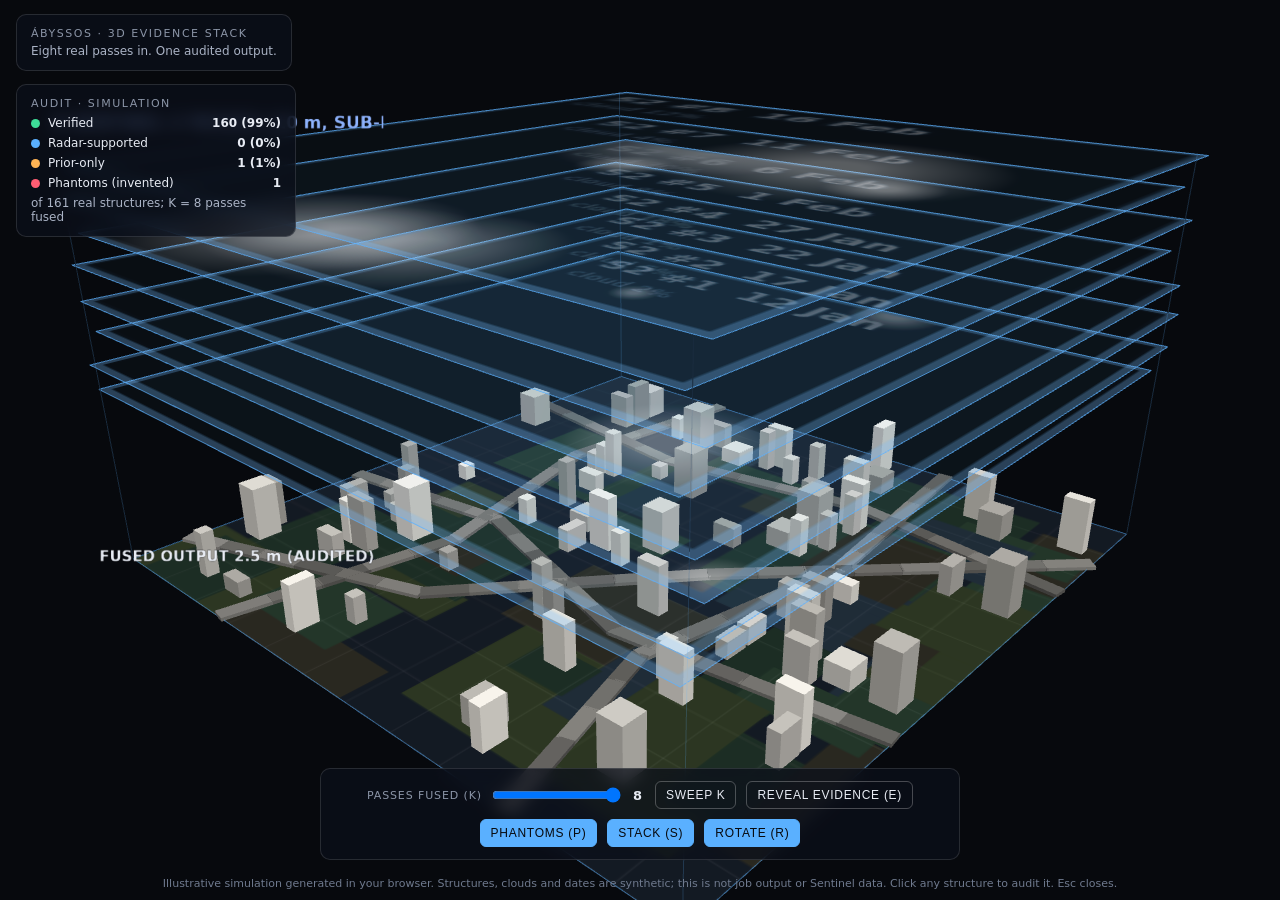
<file: evidence3d.html>
<!doctype html>
<html lang="en">
<head>
<meta charset="utf-8">
<meta name="viewport" content="width=device-width, initial-scale=1">
<title>Abyssos - 3D Evidence Stack</title>
<style>
  html,body{margin:0;height:100%;background:#07090d;color:#e8ecf4;font-family:system-ui,"Segoe UI",Roboto,sans-serif;overflow:hidden}
  #stage{position:fixed;inset:0}
  .panel{position:fixed;background:rgba(12,16,26,.74);border:1px solid rgba(255,255,255,.12);border-radius:10px;padding:12px 14px;backdrop-filter:blur(8px)}
  .eyebrow{font-size:11px;letter-spacing:.14em;color:#8b95a7}
  .sub{font-size:12px;color:#aab3c5;margin-top:4px}
  #title{top:14px;left:16px}
  #counts{top:84px;left:16px;width:250px}
  .row{display:flex;align-items:center;gap:8px;font-size:12px;margin:6px 0}
  .row b{margin-left:auto;font-variant-numeric:tabular-nums}
  .dot{width:9px;height:9px;border-radius:50%}
  #detail{top:14px;right:16px;width:300px;max-height:70vh;overflow:auto;font-size:12px;line-height:1.5}
  #detail p{margin:8px 0}
  .badge{display:inline-block;margin-top:6px;padding:2px 8px;border:1px solid;border-radius:5px;font-size:11px;font-weight:700;letter-spacing:.06em}
  .chip{display:inline-block;margin:2px 4px 2px 0;padding:2px 8px;border-radius:999px;font-size:11px;border:1px solid}
  .chip.ok{color:#3ddc97;border-color:rgba(61,220,151,.5)}
  .chip.no{color:#ff7a8a;border-color:rgba(255,93,115,.5)}
  #bar{left:50%;bottom:40px;transform:translateX(-50%);display:flex;align-items:center;gap:10px;flex-wrap:wrap;justify-content:center;max-width:94vw}
  .btn{background:transparent;color:#e8ecf4;border:1px solid rgba(255,255,255,.25);border-radius:6px;padding:6px 10px;font-size:12px;letter-spacing:.06em;cursor:pointer}
  .btn.on{background:#5ab0ff;color:#07090d;border-color:#5ab0ff}
  #kwrap{display:flex;align-items:center;gap:8px;font-size:11px;letter-spacing:.08em;color:#8b95a7}
  #kval{color:#e8ecf4;font-weight:700;font-size:13px;width:14px;text-align:center}
  #note{position:fixed;left:12px;right:12px;bottom:10px;text-align:center;font-size:11px;color:#6f7a8e}
  #err{position:fixed;inset:0;display:none;place-items:center;color:#8b95a7}
</style>
</head>
<body>
<div id="stage"></div>
<div id="err">WebGL is not available in this browser.</div>

<div id="title" class="panel">
  <div class="eyebrow">&#193;BYSSOS &middot; 3D EVIDENCE STACK</div>
  <div class="sub">Eight real passes in. One audited output.</div>
</div>

<div id="counts" class="panel">
  <div class="eyebrow">AUDIT &middot; SIMULATION</div>
  <div class="row"><span class="dot" style="background:#3ddc97"></span>Verified<b id="c-ver">0</b></div>
  <div class="row"><span class="dot" style="background:#5ab0ff"></span>Radar-supported<b id="c-rad">0</b></div>
  <div class="row"><span class="dot" style="background:#ffb454"></span>Prior-only<b id="c-pri">0</b></div>
  <div class="row"><span class="dot" style="background:#ff5d73"></span>Phantoms (invented)<b id="c-ph">0</b></div>
  <div class="sub" id="c-total"></div>
</div>

<div id="detail" class="panel" style="display:none"></div>

<div id="bar" class="panel">
  <div id="kwrap">PASSES FUSED (K)
    <input id="k" type="range" min="1" max="8" step="1" value="8">
    <span id="kval">8</span>
  </div>
  <button class="btn" id="b-sweep" type="button">SWEEP K</button>
  <button class="btn" id="b-ev" type="button">REVEAL EVIDENCE (E)</button>
  <button class="btn on" id="b-ph" type="button">PHANTOMS (P)</button>
  <button class="btn on" id="b-st" type="button">STACK (S)</button>
  <button class="btn on" id="b-rot" type="button">ROTATE (R)</button>
</div>
<div id="note">Illustrative simulation generated in your browser. Structures, clouds and dates are synthetic; this is not job output or Sentinel data. Click any structure to audit it. Esc closes.</div>

<script src="vendor/three.min.js"></script>
<script>window.THREE||document.write('<script src="https://cdn.jsdelivr.net/npm/three@0.147.0/build/three.min.js"><\/script>');</script>
<script src="vendor/OrbitControls.js"></script>
<script>window.THREE&&!THREE.OrbitControls&&document.write('<script src="https://cdn.jsdelivr.net/npm/three@0.147.0/examples/js/controls/OrbitControls.js"><\/script>');</script>
<script>
(function(){
'use strict';
function mulberry32(a){return function(){a=(a+0x6d2b79f5)|0;var t=Math.imul(a^(a>>>15),1|a);t=(t+Math.imul(t^(t>>>7),61|t))^t;return((t^(t>>>14))>>>0)/4294967296;};}
var rand=mulberry32(26142);
var G=48,CELL=0.25,SIZE=G*CELL,KMAX=8,PH_N=14;
var DATES=['12 Jan','17 Jan','22 Jan','27 Jan','1 Feb','6 Feb','11 Feb','16 Feb'];
var CLOUD_COVER=[0.02,0.05,0.01,0.18,0.08,0.30,0.04,0.12];
var HEX={verified:0x3ddc97,radar:0x5ab0ff,prior:0xffb454,phantom:0xff5d73};
var CSSC={verified:'#3ddc97',radar:'#5ab0ff',prior:'#ffb454',phantom:'#ff5d73'};
var LABEL={verified:'VERIFIED',radar:'RADAR-SUPPORTED',prior:'PRIOR-ONLY',phantom:'PHANTOM'};
function wx(cx){return cx*CELL-SIZE/2;}
function wz(cy){return cy*CELL-SIZE/2;}
function $(id){return document.getElementById(id);}

// ---------- synthetic scene data ----------
var clouds=[];
for(var pi=0;pi<KMAX;pi++){
  var nb=1+Math.floor(rand()*3),list=[];
  var r0=Math.sqrt(CLOUD_COVER[pi]*G*G/(nb*Math.PI));
  for(var bi=0;bi<nb;bi++)list.push({x:rand()*G,y:rand()*G,r:r0*(0.8+0.4*rand())});
  clouds.push(list);
}
function cloudAt(cx,cy,p){var l=clouds[p];for(var i=0;i<l.length;i++){if(Math.hypot(cx-l[i].x,cy-l[i].y)<l[i].r)return true;}return false;}

var occ=new Uint8Array(G*G);
function mark(cx,cy,r){for(var y=Math.floor(cy)-r;y<=Math.floor(cy)+r;y++)for(var x=Math.floor(cx)-r;x<=Math.floor(cx)+r;x++)if(x>=0&&y>=0&&x<G&&y<G)occ[y*G+x]=1;}
function isFree(x0,y0,w,d){for(var y=y0;y<y0+d;y++)for(var x=x0;x<x0+w;x++){if(x<1||y<1||x>=G-1||y>=G-1||occ[y*G+x])return false;}return true;}
function fill(x0,y0,w,d){for(var y=y0;y<y0+d;y++)for(var x=x0;x<x0+w;x++)occ[y*G+x]=1;}

var roadDefs=[
  [[0,10],[16,12],[32,9],[48,11]],
  [[0,30],[14,28],[30,33],[48,31]],
  [[12,0],[10,16],[14,32],[11,48]],
  [[34,0],[36,18],[33,34],[37,48]],
  [[0,44],[18,38],[30,24],[48,6]]
];
var pieces=[],segCount=[0,0,0,0,0];
roadDefs.forEach(function(pts,ri){
  for(var e=0;e<pts.length-1;e++){
    var a=pts[e],b=pts[e+1],dx=b[0]-a[0],dy=b[1]-a[1],L=Math.hypot(dx,dy),n=Math.max(1,Math.round(L/3));
    for(var k=0;k<n;k++){
      var t0=k/n,t1=(k+1)/n,x0=a[0]+dx*t0,y0=a[1]+dy*t0,x1=a[0]+dx*t1,y1=a[1]+dy*t1;
      segCount[ri]++;
      pieces.push({type:'road',name:'Road R'+(ri+1)+' / segment '+segCount[ri],cx:(x0+x1)/2,cy:(y0+y1)/2,len:Math.hypot(x1-x0,y1-y0),ang:Math.atan2(y1-y0,x1-x0),h:0.06,w:1.1});
      for(var u=0;u<=1.001;u+=0.25)mark(x0+(x1-x0)*u,y0+(y1-y0)*u,1);
    }
  }
});
var buildings=[],tries=0;
while(buildings.length<78&&tries<2500){
  tries++;
  var pc=pieces[Math.floor(rand()*pieces.length)];
  var nx=-Math.sin(pc.ang),ny=Math.cos(pc.ang),side=rand()<0.5?-1:1,off=2+rand()*3.2,along=(rand()-0.5)*2;
  var bx=pc.cx+nx*off*side+Math.cos(pc.ang)*along,by=pc.cy+ny*off*side+Math.sin(pc.ang)*along;
  var w=1+Math.floor(rand()*2),d=1+Math.floor(rand()*2),h=0.25+rand()*0.75;
  var ox=Math.round(bx-w/2),oy=Math.round(by-d/2);
  if(!isFree(ox,oy,w,d))continue;
  fill(ox,oy,w,d);
  buildings.push({type:'building',name:'Building B'+(buildings.length+1),cx:ox+w/2,cy:oy+d/2,w:w,d:d,h:h});
}
var structs=pieces.concat(buildings);
structs.forEach(function(s,i){
  s.id=i;s.obs=[];s.why=[];
  for(var p=0;p<KMAX;p++){
    var cl=cloudAt(s.cx,s.cy,p),haze=rand()<0.14;
    s.obs.push(!cl&&!haze);s.why.push(cl?'cloud':(haze?'haze':null));
  }
  s.sar=rand()<(s.type==='road'?0.8:0.7);
});
var phantoms=[];
(function(){var t=0;while(phantoms.length<PH_N&&t<3000){t++;
  var w=1+Math.floor(rand()*2),d=1+Math.floor(rand()*2),h=0.25+rand()*0.7;
  var ox=1+Math.floor(rand()*(G-4)),oy=1+Math.floor(rand()*(G-4));
  if(!isFree(ox,oy,w,d))continue;fill(ox,oy,w,d);
  phantoms.push({type:'phantom',name:'Phantom P'+(phantoms.length+1),cx:ox+w/2,cy:oy+d/2,w:w,d:d,h:h,id:1000+phantoms.length,on:true,obs:[],why:[],sar:false});
}})();

// ---------- renderer / scene ----------
var renderer;
try{renderer=new THREE.WebGLRenderer({antialias:true});}catch(err){$('err').style.display='grid';return;}
renderer.setPixelRatio(Math.min(window.devicePixelRatio||1,2));
renderer.setClearColor(0x07090d,1);
$('stage').appendChild(renderer.domElement);
var scene=new THREE.Scene();
scene.fog=new THREE.Fog(0x07090d,24,52);
var camera=new THREE.PerspectiveCamera(42,1,0.1,100);
camera.position.set(12,9.5,13);
var controls=new THREE.OrbitControls(camera,renderer.domElement);
controls.target.set(0,1.8,0);
controls.enableDamping=true;controls.dampingFactor=0.08;
controls.autoRotate=true;controls.autoRotateSpeed=0.6;
controls.minDistance=6;controls.maxDistance=30;controls.maxPolarAngle=Math.PI*0.52;
scene.add(new THREE.AmbientLight(0xffffff,0.6));
var sun=new THREE.DirectionalLight(0xffffff,0.85);sun.position.set(6,10,4);scene.add(sun);

function canvasTex(w,h,draw){var c=document.createElement('canvas');c.width=w;c.height=h;draw(c.getContext('2d'),w,h);return new THREE.CanvasTexture(c);}
var groundTex=canvasTex(512,512,function(g,w,h){
  g.fillStyle='#0f141b';g.fillRect(0,0,w,h);
  var cols=['#16231c','#1b2a20','#222a1a','#18222b','#201f19'];
  for(var i=0;i<46;i++){g.fillStyle=cols[i%cols.length];g.fillRect(rand()*w-20,rand()*h-20,40+rand()*110,30+rand()*90);}
  g.strokeStyle='rgba(255,255,255,0.045)';g.lineWidth=1;
  for(var k=0;k<=G;k+=4){var q=k*w/G;g.beginPath();g.moveTo(q,0);g.lineTo(q,h);g.stroke();g.beginPath();g.moveTo(0,q);g.lineTo(w,q);g.stroke();}
});
var gg=new THREE.PlaneGeometry(SIZE,SIZE);gg.rotateX(-Math.PI/2);
scene.add(new THREE.Mesh(gg,new THREE.MeshLambertMaterial({map:groundTex})));
var gEdge=new THREE.LineSegments(new THREE.EdgesGeometry(gg),new THREE.LineBasicMaterial({color:0x5ab0ff,transparent:true,opacity:0.5}));
gEdge.position.y=0.01;scene.add(gEdge);

function labelSprite(text,color){
  var c=document.createElement('canvas');c.width=512;c.height=64;
  var g=c.getContext('2d');g.font='600 26px system-ui,sans-serif';g.fillStyle=color;g.textBaseline='middle';g.fillText(text,8,34);
  var s=new THREE.Sprite(new THREE.SpriteMaterial({map:new THREE.CanvasTexture(c),transparent:true,depthTest:false}));
  s.center.set(0,0.5);s.scale.set(4.8,0.6,1);return s;
}
var fusedLabel=labelSprite('FUSED OUTPUT 2.5 m (AUDITED)','#e8ecf4');
fusedLabel.position.set(-SIZE/2,0.3,SIZE/2+0.6);scene.add(fusedLabel);

// ---------- pass stack ----------
function passTex(i){return canvasTex(256,256,function(g,w,h){
  g.fillStyle='rgba(90,176,255,0.07)';g.fillRect(0,0,w,h);
  var l=clouds[i];
  for(var j=0;j<l.length;j++){
    var cx=l[j].x*w/G,cy=l[j].y*h/G,r=l[j].r*w/G;
    var gr=g.createRadialGradient(cx,cy,r*0.2,cx,cy,r);
    gr.addColorStop(0,'rgba(255,255,255,0.85)');gr.addColorStop(1,'rgba(255,255,255,0)');
    g.fillStyle=gr;g.beginPath();g.arc(cx,cy,r,0,Math.PI*2);g.fill();
  }
  g.strokeStyle='rgba(120,190,255,0.8)';g.lineWidth=3;g.strokeRect(1.5,1.5,w-3,h-3);
  g.fillStyle='rgba(232,236,244,0.95)';g.font='bold 20px system-ui,sans-serif';g.fillText('S2 #'+(i+1)+'  '+DATES[i],10,26);
  g.font='13px system-ui,sans-serif';g.fillStyle='rgba(170,179,197,0.95)';g.fillText('cloud '+Math.round(CLOUD_COVER[i]*100)+'%',10,46);
});}
var stack=new THREE.Group();scene.add(stack);
var planes=[],Y0=3.0,DY=0.5;
for(var i=0;i<KMAX;i++){
  var pg=new THREE.PlaneGeometry(SIZE,SIZE);pg.rotateX(-Math.PI/2);
  var pm=new THREE.MeshBasicMaterial({map:passTex(i),transparent:true,opacity:0.38,depthWrite:false,side:THREE.DoubleSide});
  var mesh=new THREE.Mesh(pg,pm);
  var jx=(rand()-0.5)*0.34,jz=(rand()-0.5)*0.34;
  mesh.position.set(jx,Y0+i*DY,jz);
  var em=new THREE.LineBasicMaterial({color:0x5ab0ff,transparent:true,opacity:0.7});
  mesh.add(new THREE.LineSegments(new THREE.EdgesGeometry(pg),em));
  stack.add(mesh);
  planes.push({pm:pm,em:em,jx:jx,jz:jz,y:Y0+i*DY});
}
var postPts=[];
[[-1,-1],[1,-1],[1,1],[-1,1]].forEach(function(c){postPts.push(c[0]*SIZE/2,0,c[1]*SIZE/2,c[0]*SIZE/2,Y0+(KMAX-1)*DY,c[1]*SIZE/2);});
stack.add(new THREE.LineSegments(new THREE.BufferGeometry().setAttribute('position',new THREE.Float32BufferAttribute(postPts,3)),new THREE.LineBasicMaterial({color:0x5ab0ff,transparent:true,opacity:0.2})));
var stackLabel=labelSprite('8 SENTINEL-2 PASSES (10 m, SUB-PIXEL OFFSETS)','#8fb4ff');
stackLabel.position.set(-SIZE/2,Y0+(KMAX-1)*DY+0.6,SIZE/2);stack.add(stackLabel);

// ---------- structures ----------
var boxGeo=new THREE.BoxGeometry(1,1,1);
var structMesh=new THREE.InstancedMesh(boxGeo,new THREE.MeshLambertMaterial({color:0xffffff}),structs.length);
var phMat=new THREE.MeshLambertMaterial({color:0xffffff,transparent:true,opacity:1});
var phMesh=new THREE.InstancedMesh(boxGeo,phMat,phantoms.length);
structMesh.frustumCulled=false;phMesh.frustumCulled=false;
scene.add(structMesh,phMesh);
var dummy=new THREE.Object3D(),tmp=new THREE.Color();
function dims(s){return s.type==='road'?[s.len*CELL*1.04,s.h,s.w*CELL]:[s.w*CELL*0.88,s.h,s.d*CELL*0.88];}
function place(mesh,i,s,vis){
  if(!vis){dummy.position.set(0,-50,0);dummy.rotation.set(0,0,0);dummy.scale.set(0.0001,0.0001,0.0001);}
  else{var d=dims(s);dummy.position.set(wx(s.cx),s.h/2,wz(s.cy));dummy.rotation.set(0,s.type==='road'?-s.ang:0,0);dummy.scale.set(d[0],d[1],d[2]);}
  dummy.updateMatrix();mesh.setMatrixAt(i,dummy.matrix);
}

// selection visuals
var selBox=new THREE.LineSegments(new THREE.EdgesGeometry(boxGeo),new THREE.LineBasicMaterial({color:0xffffff,depthTest:false}));
selBox.visible=false;selBox.renderOrder=11;scene.add(selBox);
var beamGeo=new THREE.BufferGeometry();
var beams=new THREE.LineSegments(beamGeo,new THREE.LineBasicMaterial({vertexColors:true,transparent:true,opacity:0.95,depthTest:false}));
beams.visible=false;beams.frustumCulled=false;beams.renderOrder=10;scene.add(beams);
var scanGeo=new THREE.PlaneGeometry(SIZE,2.6);scanGeo.rotateY(Math.PI/2);
var scanPlane=new THREE.Mesh(scanGeo,new THREE.MeshBasicMaterial({color:0x5ab0ff,transparent:true,opacity:0.3,side:THREE.DoubleSide,depthWrite:false}));
scanPlane.position.y=1.3;scanPlane.visible=false;scene.add(scanPlane);

// ---------- state ----------
var K=8,showEv=false,showPh=true,revealX=-Infinity,scanning=false,selected=null,sweepTimer=null;
function classify(s){var n=0;for(var i=0;i<K;i++)if(s.obs[i])n++;s.n=n;s.cls=n>=3?'verified':(s.sar?'radar':'prior');}
function gray(s){var g=0.5+0.28*(((s.id*37)%11)/11);if(s.type==='road')g*=0.55;tmp.setRGB(g,g*0.985,g*0.95);}
function colorOf(s){
  if(showEv&&wx(s.cx)<revealX)tmp.setHex(HEX[s.type==='phantom'?'phantom':s.cls]);else gray(s);
  return tmp;
}
function applyColors(){
  structs.forEach(function(s,i){structMesh.setColorAt(i,colorOf(s));});
  phantoms.forEach(function(s,j){phMesh.setColorAt(j,colorOf(s));});
  structMesh.instanceColor.needsUpdate=true;phMesh.instanceColor.needsUpdate=true;
}
function refresh(){
  var c={verified:0,radar:0,prior:0};
  structs.forEach(function(s,i){classify(s);c[s.cls]++;place(structMesh,i,s,true);});
  var vis=showPh?Math.max(1,Math.round(PH_N*Math.exp(-0.5*(K-1)))):0;
  phantoms.forEach(function(s,j){s.on=j<vis;place(phMesh,j,s,s.on);});
  structMesh.instanceMatrix.needsUpdate=true;phMesh.instanceMatrix.needsUpdate=true;
  applyColors();
  var t=structs.length;
  function pct(n){return Math.round(100*n/t)+'%';}
  $('c-ver').textContent=c.verified+' ('+pct(c.verified)+')';
  $('c-rad').textContent=c.radar+' ('+pct(c.radar)+')';
  $('c-pri').textContent=c.prior+' ('+pct(c.prior)+')';
  $('c-ph').textContent=vis;
  $('c-total').textContent='of '+t+' real structures; K = '+K+' passes fused';
  $('kval').textContent=K;$('k').value=K;
  planes.forEach(function(p,i){var a=i<K;p.pm.opacity=a?0.38:0.05;p.em.opacity=a?0.7:0.12;});
  if(selected&&selected.type==='phantom'&&!selected.on)selected=null;
  updateSelection();
}
function updateSelection(){
  var panel=$('detail');
  if(!selected){panel.style.display='none';beams.visible=false;selBox.visible=false;return;}
  var s=selected,d=dims(s),hh=Math.max(s.h,0.12);
  selBox.visible=true;selBox.position.set(wx(s.cx),hh/2,wz(s.cy));selBox.rotation.set(0,s.type==='road'?-s.ang:0,0);
  selBox.scale.set(d[0]*1.15+0.04,hh*1.15,d[2]*1.15+0.04);
  var pos=[],col=[],top=s.h+0.03;
  for(var i=0;i<K;i++){
    var pl=planes[i],ok=s.type!=='phantom'&&s.obs[i];
    pos.push(wx(s.cx),top,wz(s.cy),wx(s.cx)+pl.jx,pl.y,wz(s.cy)+pl.jz);
    var c=ok?[0.24,0.86,0.59]:[0.6,0.22,0.27];
    col.push(c[0],c[1],c[2],c[0],c[1],c[2]);
  }
  beamGeo.setAttribute('position',new THREE.Float32BufferAttribute(pos,3));
  beamGeo.setAttribute('color',new THREE.Float32BufferAttribute(col,3));
  beams.visible=true;
  var cls=s.type==='phantom'?'phantom':s.cls;
  var html='<div class="eyebrow">'+s.name.toUpperCase()+'</div>';
  html+='<div class="badge" style="color:'+CSSC[cls]+';border-color:'+CSSC[cls]+'">'+LABEL[cls]+'</div>';
  if(s.type==='phantom'){
    html+='<p>Invented by the model. No Sentinel-2 pass observed this structure and radar does not confirm it.</p>';
    html+='<p class="sub">In the image view it is indistinguishable from a real building. That is the failure Ábyssos is built to expose.</p>';
  }else{
    var chips='';
    for(var j=0;j<K;j++){chips+=s.obs[j]?'<span class="chip ok">'+DATES[j]+'</span>':'<span class="chip no">'+DATES[j]+' &middot; '+s.why[j]+'</span>';}
    var verdict=cls==='verified'?'Confirmed by several real passes.'
      :cls==='radar'?'Optical was blocked; Sentinel-1 radar confirms the structure.'
      :'The model\u2019s best guess. Treat with caution.';
    html+='<p class="sub">Clear in '+s.n+' of '+K+' passes (demo rule: 3 clear passes. The real auditor uses consistency residual, ensemble disagreement and SAR edge agreement).</p>'+chips;
    html+='<p>'+verdict+'</p><p class="sub">Sentinel-1 radar: '+(s.sar?'confirms the structure':'no confirmation')+'.</p>';
  }
  panel.innerHTML=html;panel.style.display='block';
}
function select(s){selected=s;if(s)controls.autoRotate=false,syncRot();updateSelection();}

// ---------- controls ----------
function syncRot(){$('b-rot').className='btn'+(controls.autoRotate?' on':'');}
function toggleEv(){showEv=!showEv;$('b-ev').className='btn'+(showEv?' on':'');
  if(showEv){revealX=-SIZE/2-0.1;scanning=true;scanPlane.visible=true;}
  else{scanning=false;scanPlane.visible=false;revealX=-Infinity;applyColors();}
}
function togglePh(){showPh=!showPh;$('b-ph').className='btn'+(showPh?' on':'');refresh();}
function toggleStack(){stack.visible=!stack.visible;$('b-st').className='btn'+(stack.visible?' on':'');}
function toggleRot(){controls.autoRotate=!controls.autoRotate;syncRot();}
function stopSweep(){if(sweepTimer){clearInterval(sweepTimer);sweepTimer=null;}}
function setK(v){K=Math.max(1,Math.min(KMAX,v));refresh();}
function sweep(){stopSweep();setK(1);sweepTimer=setInterval(function(){if(K>=KMAX){stopSweep();return;}setK(K+1);},800);}
$('k').addEventListener('input',function(e){stopSweep();setK(Number(e.target.value));});
$('b-ev').addEventListener('click',toggleEv);
$('b-ph').addEventListener('click',togglePh);
$('b-st').addEventListener('click',toggleStack);
$('b-rot').addEventListener('click',toggleRot);
$('b-sweep').addEventListener('click',sweep);
controls.addEventListener('start',function(){controls.autoRotate=false;syncRot();});
window.addEventListener('keydown',function(e){
  if(e.ctrlKey||e.metaKey||e.altKey)return;
  var k=e.key;
  if(k==='e'||k==='E')toggleEv();
  else if(k==='p'||k==='P')togglePh();
  else if(k==='s'||k==='S')toggleStack();
  else if(k==='r'||k==='R')toggleRot();
  else if(k==='ArrowRight'||k===']'){stopSweep();setK(K+1);}
  else if(k==='ArrowLeft'||k==='['){stopSweep();setK(K-1);}
  else if(k==='Escape'){try{parent.postMessage('abx3d-close','*');}catch(err){}}
});

// picking
var ray=new THREE.Raycaster(),mouse=new THREE.Vector2(),downX=0,downY=0;
renderer.domElement.addEventListener('pointerdown',function(e){downX=e.clientX;downY=e.clientY;});
renderer.domElement.addEventListener('pointerup',function(e){
  if(Math.hypot(e.clientX-downX,e.clientY-downY)>4)return;
  var rc=renderer.domElement.getBoundingClientRect();
  mouse.set(((e.clientX-rc.left)/rc.width)*2-1,-((e.clientY-rc.top)/rc.height)*2+1);
  ray.setFromCamera(mouse,camera);
  var hits=ray.intersectObjects([structMesh,phMesh],false),chosen=null;
  for(var i=0;i<hits.length;i++){
    var arr=hits[i].object===structMesh?structs:phantoms,s=arr[hits[i].instanceId];
    if(s&&(s.type!=='phantom'||s.on)){chosen=s;break;}
  }
  select(chosen);
});

function resize(){var w=window.innerWidth,h=window.innerHeight;renderer.setSize(w,h);camera.aspect=w/h;camera.updateProjectionMatrix();}
window.addEventListener('resize',resize);resize();
refresh();

var last=performance.now();
function frame(now){
  requestAnimationFrame(frame);
  var dt=Math.min(0.1,(now-last)/1000);last=now;
  if(scanning){
    revealX+=dt*(SIZE/1.4);scanPlane.position.x=revealX;applyColors();
    if(revealX>SIZE/2+0.3){scanning=false;revealX=Infinity;scanPlane.visible=false;applyColors();}
  }
  phMat.opacity=showEv?0.55+0.15*Math.sin(now/300):1;
  controls.update();
  renderer.render(scene,camera);
}
requestAnimationFrame(frame);
})();
</script>
</body>
</html>
</file>
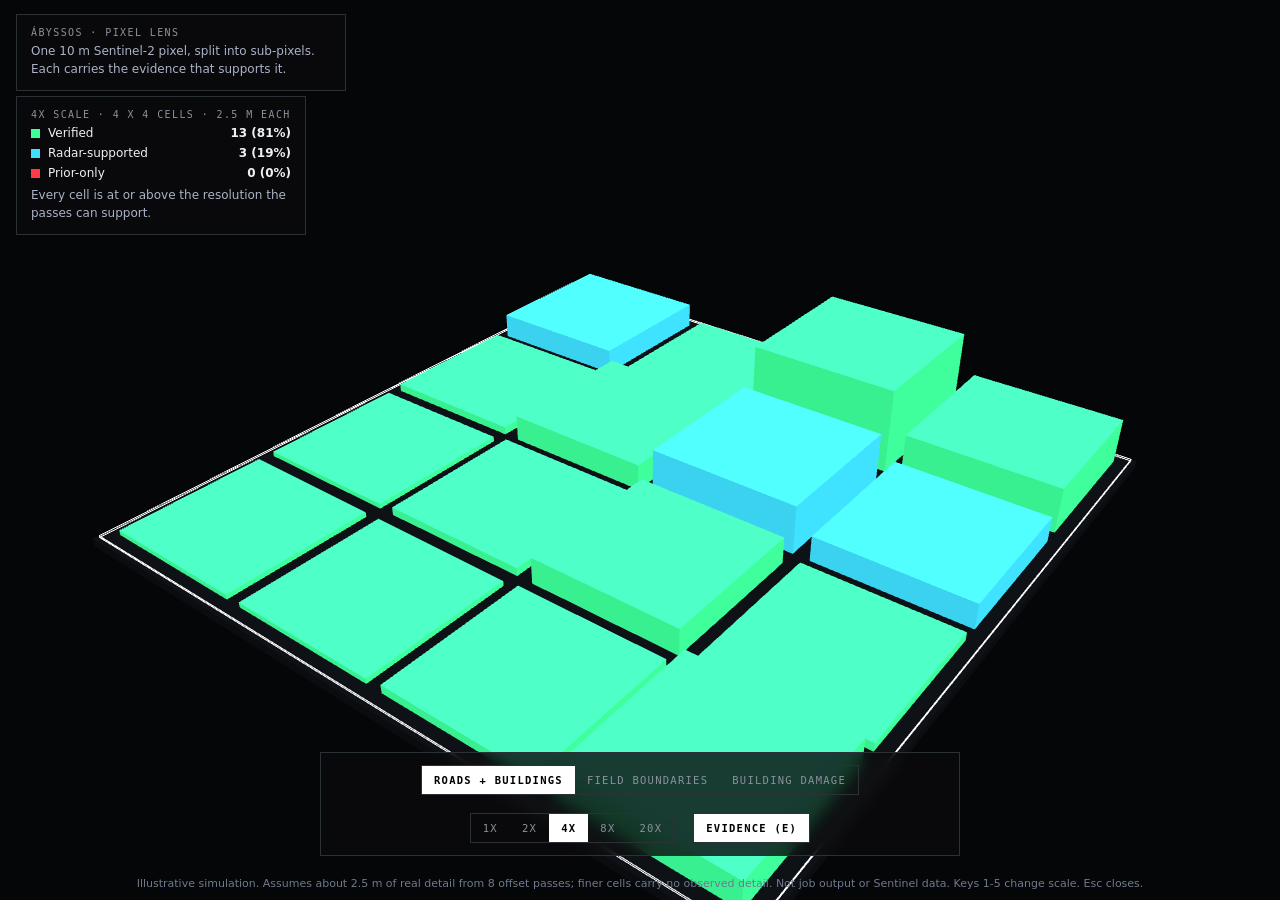
<file: pixellens.html>
<!doctype html>
<html lang="en">
<head>
<meta charset="utf-8">
<meta name="viewport" content="width=device-width, initial-scale=1">
<title>Abyssos - Pixel Lens</title>
<style>
  html,body{margin:0;height:100%;background:#050607;color:#EEF1F4;font-family:"IBM Plex Sans",system-ui,"Segoe UI",sans-serif;overflow:hidden}
  #stage{position:fixed;inset:0}
  #err{position:fixed;inset:0;display:none;place-items:center;color:#8A929B}
  .p{position:fixed;background:rgba(10,11,13,.8);border:1px solid #2C3138;padding:12px 14px;backdrop-filter:blur(8px)}
  .e{font:10px "IBM Plex Mono",ui-monospace,monospace;letter-spacing:.14em;color:#8A929B;text-transform:uppercase}
  .s{font-size:12px;color:#aab3c5;margin-top:4px;line-height:1.5}
  #title{top:14px;left:16px;max-width:300px}
  #counts{top:96px;left:16px;width:260px}
  .row{display:flex;align-items:center;gap:8px;font-size:12px;margin:6px 0}
  .row b{margin-left:auto;font-variant-numeric:tabular-nums}
  .dot{width:9px;height:9px}
  #bar{left:50%;bottom:44px;transform:translateX(-50%);display:flex;gap:18px;flex-wrap:wrap;justify-content:center;align-items:center;max-width:96vw}
  .grp{display:flex;border:1px solid #2C3138}
  .grp button,.t{background:none;border:0;color:#8A929B;font:10.5px "IBM Plex Mono",ui-monospace,monospace;letter-spacing:.12em;text-transform:uppercase;padding:8px 12px;cursor:pointer}
  .grp button.on,.t.on{background:#fff;color:#000;font-weight:600}
  .t{border:1px solid #2C3138}
  #note{position:fixed;left:12px;right:12px;bottom:10px;text-align:center;font-size:11px;color:#6f7a8e}
</style>
</head>
<body>
<div id="stage"></div>
<div id="err">WebGL is not available in this browser.</div>
<div id="title" class="p">
  <div class="e">&#193;byssos &middot; Pixel Lens</div>
  <div class="s">One 10 m Sentinel-2 pixel, split into sub-pixels. Each carries the evidence that supports it.</div>
</div>
<div id="counts" class="p">
  <div class="e" id="cellinfo"></div>
  <div class="row"><span class="dot" style="background:#3DFF9A"></span>Verified<b id="c-v">0</b></div>
  <div class="row"><span class="dot" style="background:#3FE0FF"></span>Radar-supported<b id="c-r">0</b></div>
  <div class="row"><span class="dot" style="background:#FF3B4A"></span>Prior-only<b id="c-p">0</b></div>
  <div class="s" id="verdict"></div>
</div>
<div id="bar" class="p">
  <div class="grp" id="g-scene"></div>
  <div class="grp" id="g-scale"></div>
  <button class="t on" id="b-ev" type="button">Evidence (E)</button>
</div>
<div id="note">Illustrative simulation. Assumes about 2.5 m of real detail from 8 offset passes; finer cells carry no observed detail. Not job output or Sentinel data. Keys 1-5 change scale. Esc closes.</div>

<script src="vendor/three.min.js"></script>
<script>window.THREE||document.write('<script src="https://cdn.jsdelivr.net/npm/three@0.147.0/build/three.min.js"><\/script>');</script>
<script src="vendor/OrbitControls.js"></script>
<script>window.THREE&&!THREE.OrbitControls&&document.write('<script src="https://cdn.jsdelivr.net/npm/three@0.147.0/examples/js/controls/OrbitControls.js"><\/script>');</script>
<script>
(function(){
'use strict';
function $(i){return document.getElementById(i);}
var SCS=[1,2,4,8,20],S=4,SCN='rb',EV=true,LIMIT=2.5;
var SCENES=[['rb','Roads + buildings'],['fld','Field boundaries'],['dmg','Building damage']];
var HEX={v:0x3DFF9A,r:0x3FE0FF,p:0xFF3B4A};
function hs(a,b){var x=Math.sin(a*127.1+b*311.7)*43758.5453;return x-Math.floor(x);}
function truth(k,u,v){
  if(k==='rb'){if(Math.abs(u-v)/1.4142<0.06)return 0.15;if(u>0.58&&u<0.84&&v>0.12&&v<0.36)return 1;return 0;}
  if(k==='fld'){if(Math.abs(u-0.5)<0.025)return 0.3;if(u>0.5&&Math.abs(v-0.4)<0.025)return 0.3;return 0;}
  if(u>0.2&&u<0.8&&v>0.25&&v<0.75){if(u<0.5)return 1;return 0.15+0.2*hs(Math.floor(u*20),Math.floor(v*20));}
  return 0;
}
var renderer;try{renderer=new THREE.WebGLRenderer({antialias:true});}catch(e){$('err').style.display='grid';return;}
renderer.setPixelRatio(Math.min(window.devicePixelRatio||1,2));renderer.setClearColor(0x050607,1);
$('stage').appendChild(renderer.domElement);
var scene=new THREE.Scene(),cam=new THREE.PerspectiveCamera(40,1,0.1,100);cam.position.set(7,7.5,9);
var ctl=new THREE.OrbitControls(cam,renderer.domElement);
ctl.target.set(0,0.6,0);ctl.enableDamping=true;ctl.autoRotate=true;ctl.autoRotateSpeed=0.5;ctl.maxPolarAngle=Math.PI*0.52;
ctl.addEventListener('start',function(){ctl.autoRotate=false;});
scene.add(new THREE.AmbientLight(0xffffff,0.65));
var sun=new THREE.DirectionalLight(0xffffff,0.8);sun.position.set(5,9,4);scene.add(sun);
var W=8;
scene.add(new THREE.LineSegments(new THREE.EdgesGeometry(new THREE.BoxGeometry(W+0.1,0.02,W+0.1)),new THREE.LineBasicMaterial({color:0xffffff})));
var base=new THREE.Mesh(new THREE.BoxGeometry(W+0.2,0.1,W+0.2),new THREE.MeshLambertMaterial({color:0x0b0d10}));base.position.y=-0.07;scene.add(base);
var mesh=new THREE.InstancedMesh(new THREE.BoxGeometry(1,1,1),new THREE.MeshLambertMaterial({color:0xffffff}),400);
mesh.frustumCulled=false;scene.add(mesh);
var dm=new THREE.Object3D(),col=new THREE.Color();
function build(){
  var n=S,cw=W/n,res=10/S,f=res>=LIMIT?0:1-(res/LIMIT)*(res/LIMIT),cnt={v:0,r:0,p:0},idx=0,m=3;
  mesh.count=n*n;
  for(var j=0;j<n;j++)for(var i=0;i<n;i++){
    var val=0;
    for(var a=0;a<m;a++)for(var b=0;b<m;b++)val+=truth(SCN,(i+(a+0.5)/m)/n,(j+(b+0.5)/m)/n);
    val/=m*m;
    var cls=hs(i*7+S,j*13)<f?'p':(hs(i,j+S*3)<0.22?'r':'v');cnt[cls]++;
    var hgt=0.06+val*2.2;
    dm.position.set(-W/2+cw*(i+0.5),hgt/2,-W/2+cw*(j+0.5));dm.scale.set(cw*0.9,hgt,cw*0.9);dm.updateMatrix();
    mesh.setMatrixAt(idx,dm.matrix);
    if(EV)col.setHex(HEX[cls]);else{var g=0.28+0.5*val;col.setRGB(g,g,g*1.02);}
    mesh.setColorAt(idx,col);idx++;
  }
  mesh.instanceMatrix.needsUpdate=true;mesh.instanceColor.needsUpdate=true;
  var t=n*n;function pc(k){return cnt[k]+' ('+Math.round(100*cnt[k]/t)+'%)';}
  $('c-v').textContent=pc('v');$('c-r').textContent=pc('r');$('c-p').textContent=pc('p');
  $('cellinfo').textContent=S+'x scale \u00b7 '+n+' x '+n+' cells \u00b7 '+res.toFixed(2).replace(/\.?0+$/,'')+' m each';
  $('verdict').textContent=res>=LIMIT?'Every cell is at or above the resolution the passes can support.':
    'Cells finer than '+LIMIT+' m hold no observed detail. The output looks sharper but the evidence says guess.';
  var sb=$('g-scale').children;for(var q=0;q<sb.length;q++)sb[q].className=SCS[q]===S?'on':'';
  var cb=$('g-scene').children;for(var r=0;r<cb.length;r++)cb[r].className=SCENES[r][0]===SCN?'on':'';
  $('b-ev').className='t'+(EV?' on':'');
}
SCS.forEach(function(v){var b=document.createElement('button');b.type='button';b.textContent=v+'x';b.onclick=function(){S=v;build();};$('g-scale').appendChild(b);});
SCENES.forEach(function(s){var b=document.createElement('button');b.type='button';b.textContent=s[1];b.onclick=function(){SCN=s[0];build();};$('g-scene').appendChild(b);});
$('b-ev').onclick=function(){EV=!EV;build();};
window.addEventListener('keydown',function(e){
  if(e.ctrlKey||e.metaKey||e.altKey)return;
  var n=parseInt(e.key,10);
  if(n>=1&&n<=5){S=SCS[n-1];build();}
  else if(e.key==='e'||e.key==='E'){EV=!EV;build();}
  else if(e.key==='Escape'){try{parent.postMessage('abx3d-close','*');}catch(x){}}
});
function resize(){var w=window.innerWidth,h=window.innerHeight;renderer.setSize(w,h);cam.aspect=w/h;cam.updateProjectionMatrix();}
window.addEventListener('resize',resize);resize();build();
(function loop(){requestAnimationFrame(loop);ctl.update();renderer.render(scene,cam);})();
})();
</script>
</body>
</html>
</file>
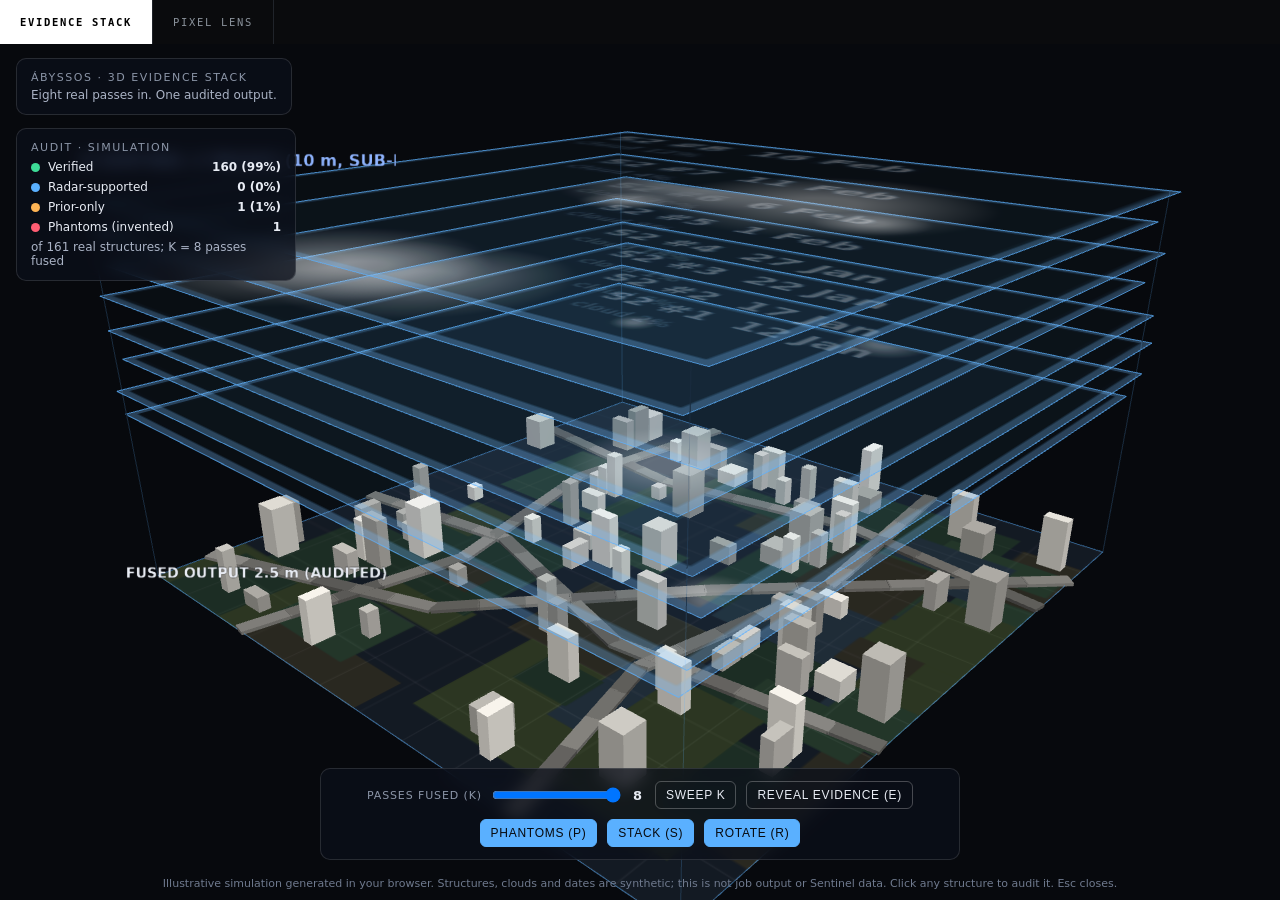
<file: viewer3d.html>
<!doctype html>
<html lang="en">
<head>
<meta charset="utf-8">
<meta name="viewport" content="width=device-width, initial-scale=1">
<title>Abyssos - 3D</title>
<style>
  html,body{margin:0;height:100%;background:#050607;font-family:"IBM Plex Mono",ui-monospace,monospace}
  #t{position:fixed;top:0;left:0;right:0;height:44px;display:flex;background:#0A0B0D;border-bottom:1px solid #20242A}
  #t button{background:none;border:0;border-right:1px solid #20242A;color:#8A929B;font:10.5px "IBM Plex Mono",ui-monospace,monospace;letter-spacing:.16em;text-transform:uppercase;padding:0 20px;cursor:pointer}
  #t button.on{background:#fff;color:#000;font-weight:600}
  iframe{position:fixed;top:44px;left:0;width:100%;height:calc(100% - 44px);border:0;display:none;background:#050607}
</style>
</head>
<body>
<div id="t">
  <button type="button" data-f="f-stack" class="on">Evidence stack</button>
  <button type="button" data-f="f-lens">Pixel lens</button>
</div>
<iframe id="f-stack" title="Evidence stack" src="evidence3d.html" style="display:block"></iframe>
<iframe id="f-lens" title="Pixel lens"></iframe>
<script>
(function(){
  var srcs={'f-stack':'evidence3d.html','f-lens':'pixellens.html'};
  var btns=document.querySelectorAll('#t button');
  function show(id){
    Object.keys(srcs).forEach(function(k){
      var f=document.getElementById(k);
      if(k===id){if(!f.getAttribute('src'))f.setAttribute('src',srcs[k]);f.style.display='block';setTimeout(function(){f.focus();},30);}
      else f.style.display='none';
    });
    btns.forEach(function(b){b.className=b.getAttribute('data-f')===id?'on':'';});
  }
  btns.forEach(function(b){b.addEventListener('click',function(){show(b.getAttribute('data-f'));});});
  function close(){if(window.parent===window){location.href='index.html';return;}try{parent.postMessage('abx3d-close','*');}catch(e){}}
  window.addEventListener('message',function(e){if(e.data==='abx3d-close')close();});
  window.addEventListener('keydown',function(e){if(e.key==='Escape')close();});
})();
</script>
</body>
</html>
</file>
<file: console-theme.css>
/* Abyssos console theme layer. Undo: delete the <link> to this file in console.html. */
:root{--bg:#040506;--panel:#0B0D10;--panel-2:#12151A;--panel-3:#181C22;--line:#1C2128;--line-2:#2A3039}
::selection{background:rgba(63,224,255,.28)}
*{scrollbar-width:thin;scrollbar-color:#2A3039 transparent}
.top{background:linear-gradient(180deg,#0E1116,#0A0B0D);border-bottom-color:var(--line-2)}
.wm b{background:linear-gradient(90deg,#fff,#9fb4c7);-webkit-background-clip:text;background-clip:text;color:transparent}
.ctl{transition:border-color .15s}
.ctl:hover,.ctl:focus-within{border-color:var(--ev-s)}
.tabs button{transition:color .15s,background .15s}
.tabs button:hover{color:var(--text)}
.tabs button[aria-selected="true"]{box-shadow:0 0 0 1px var(--accent)}
.pill{background:rgba(255,255,255,.02)}
.jump button{transition:color .15s,background .15s}
.jump button:hover{color:var(--text);background:var(--panel)}
.jump button[aria-current="true"]::after{background:var(--ev-s);height:2px}
@media(max-width:820px){.top{gap:8px}.wm span{display:none}}
@media(prefers-reduced-motion:reduce){*{transition:none!important}}
</file>
